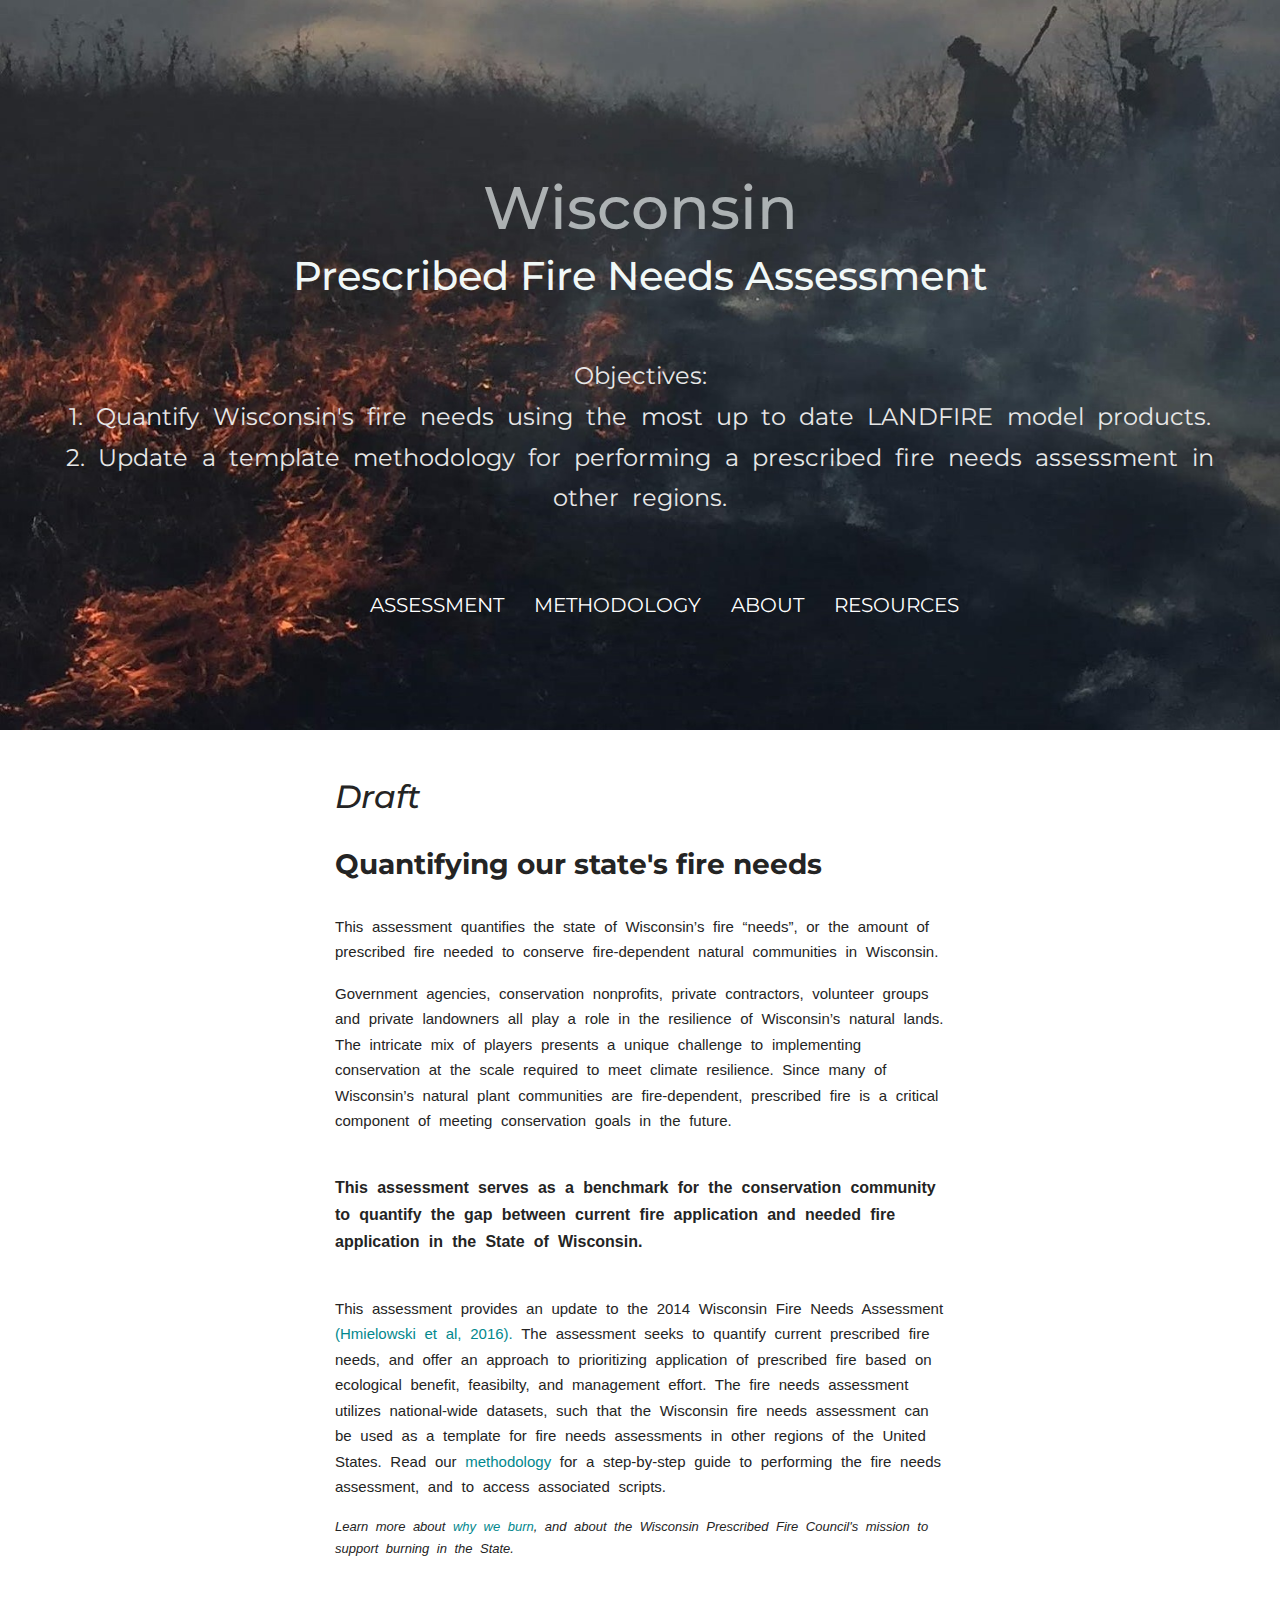
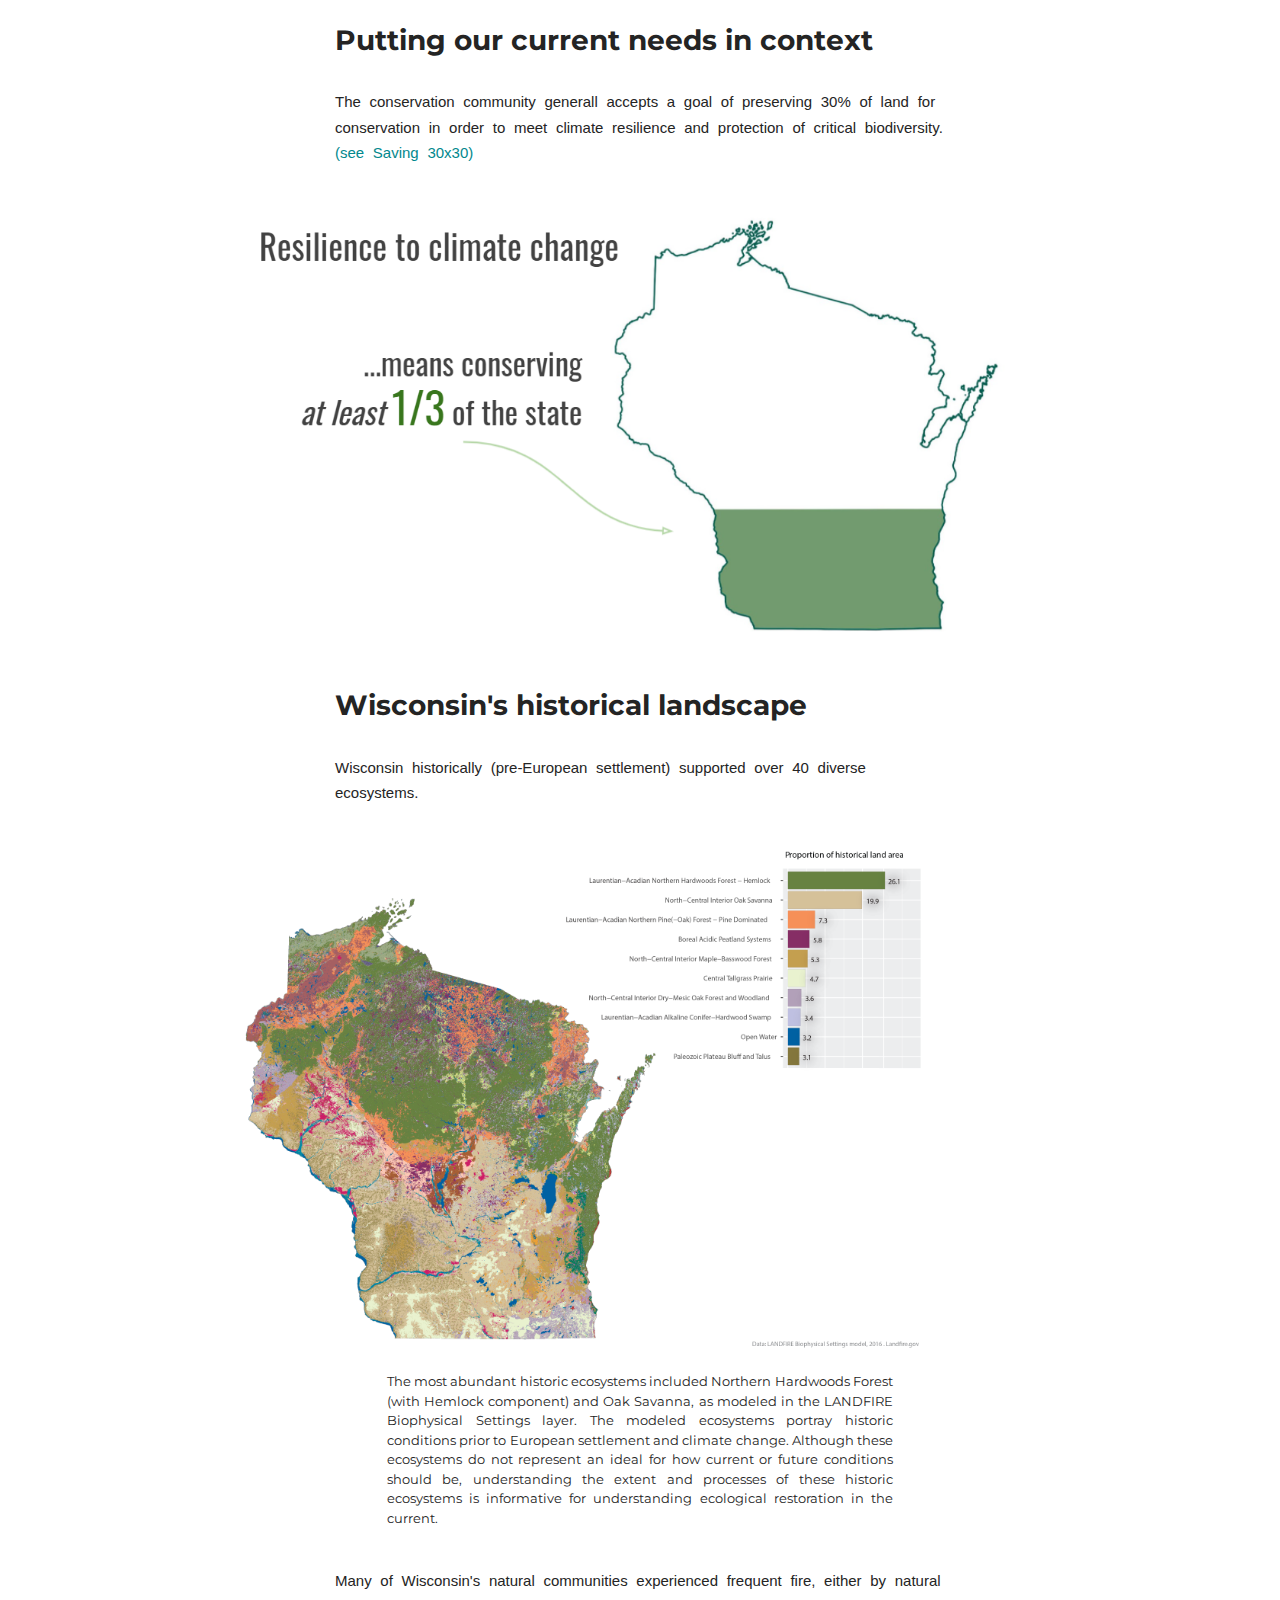
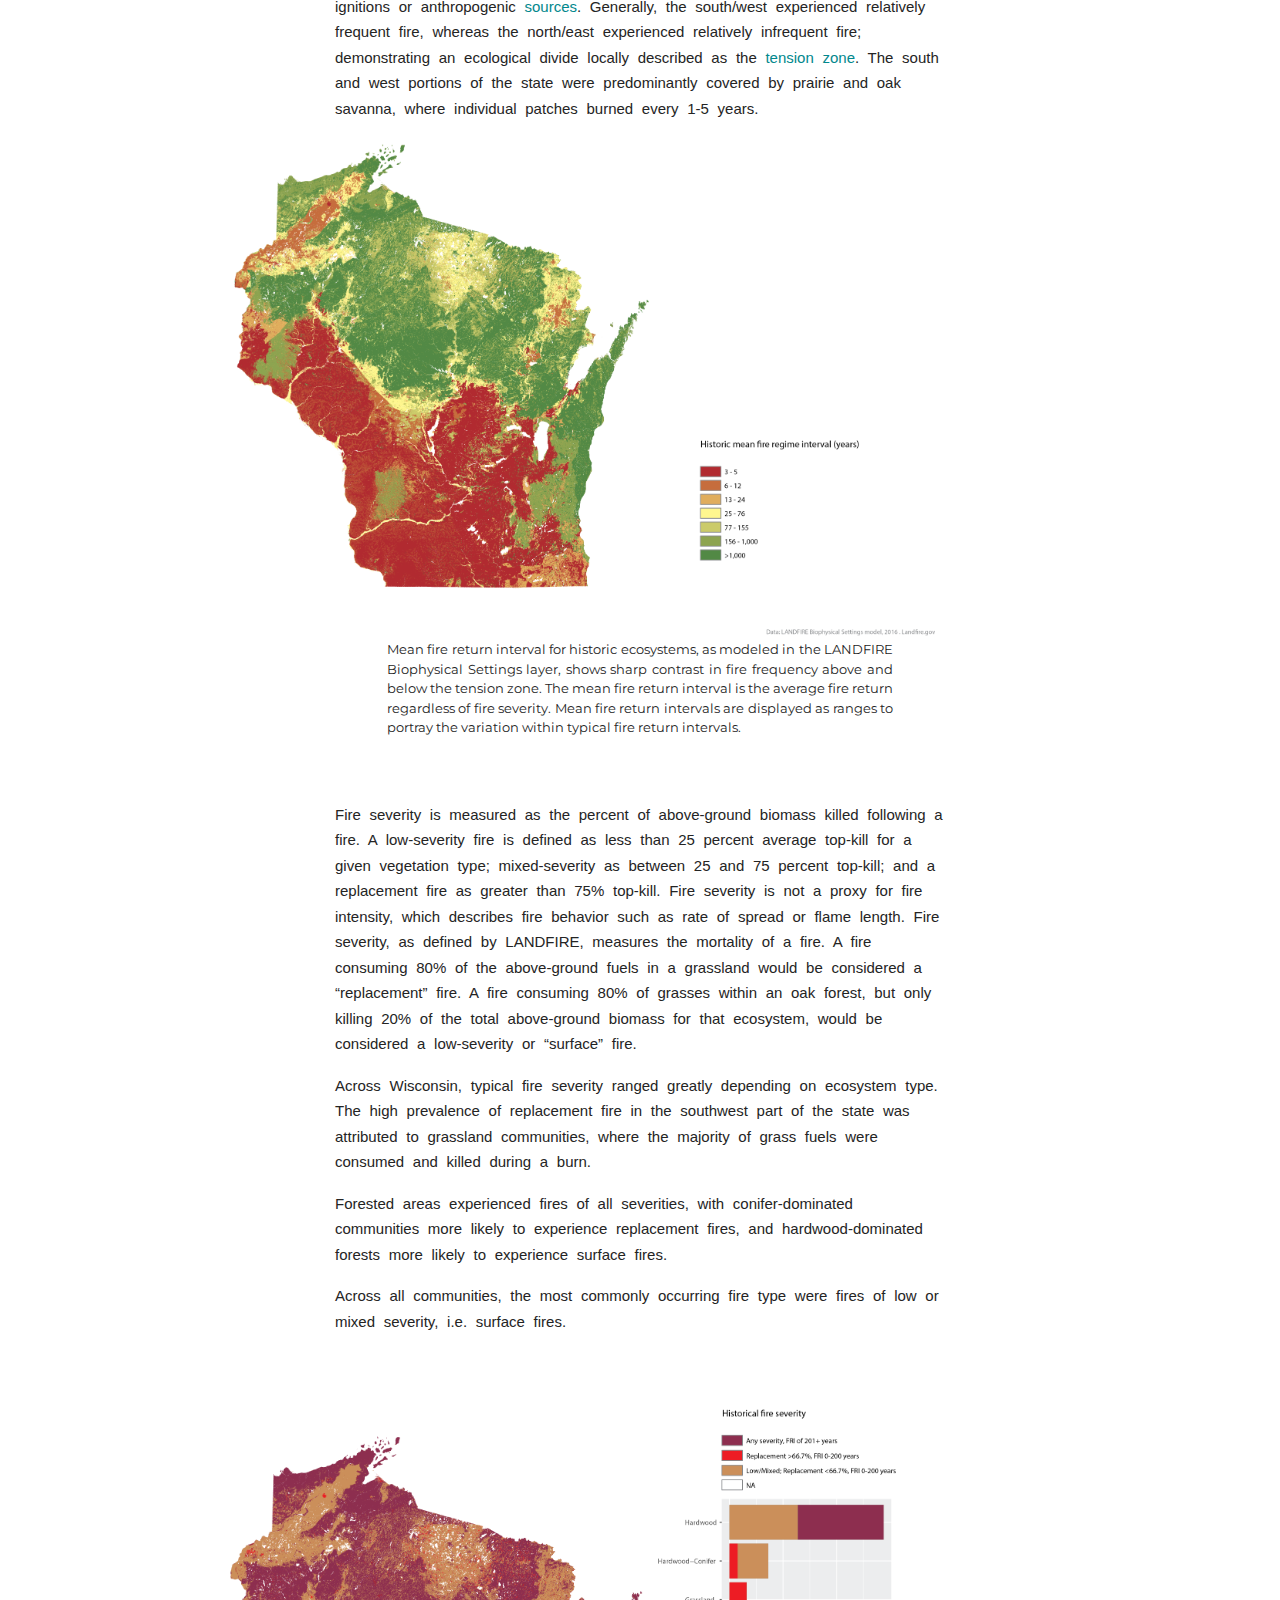
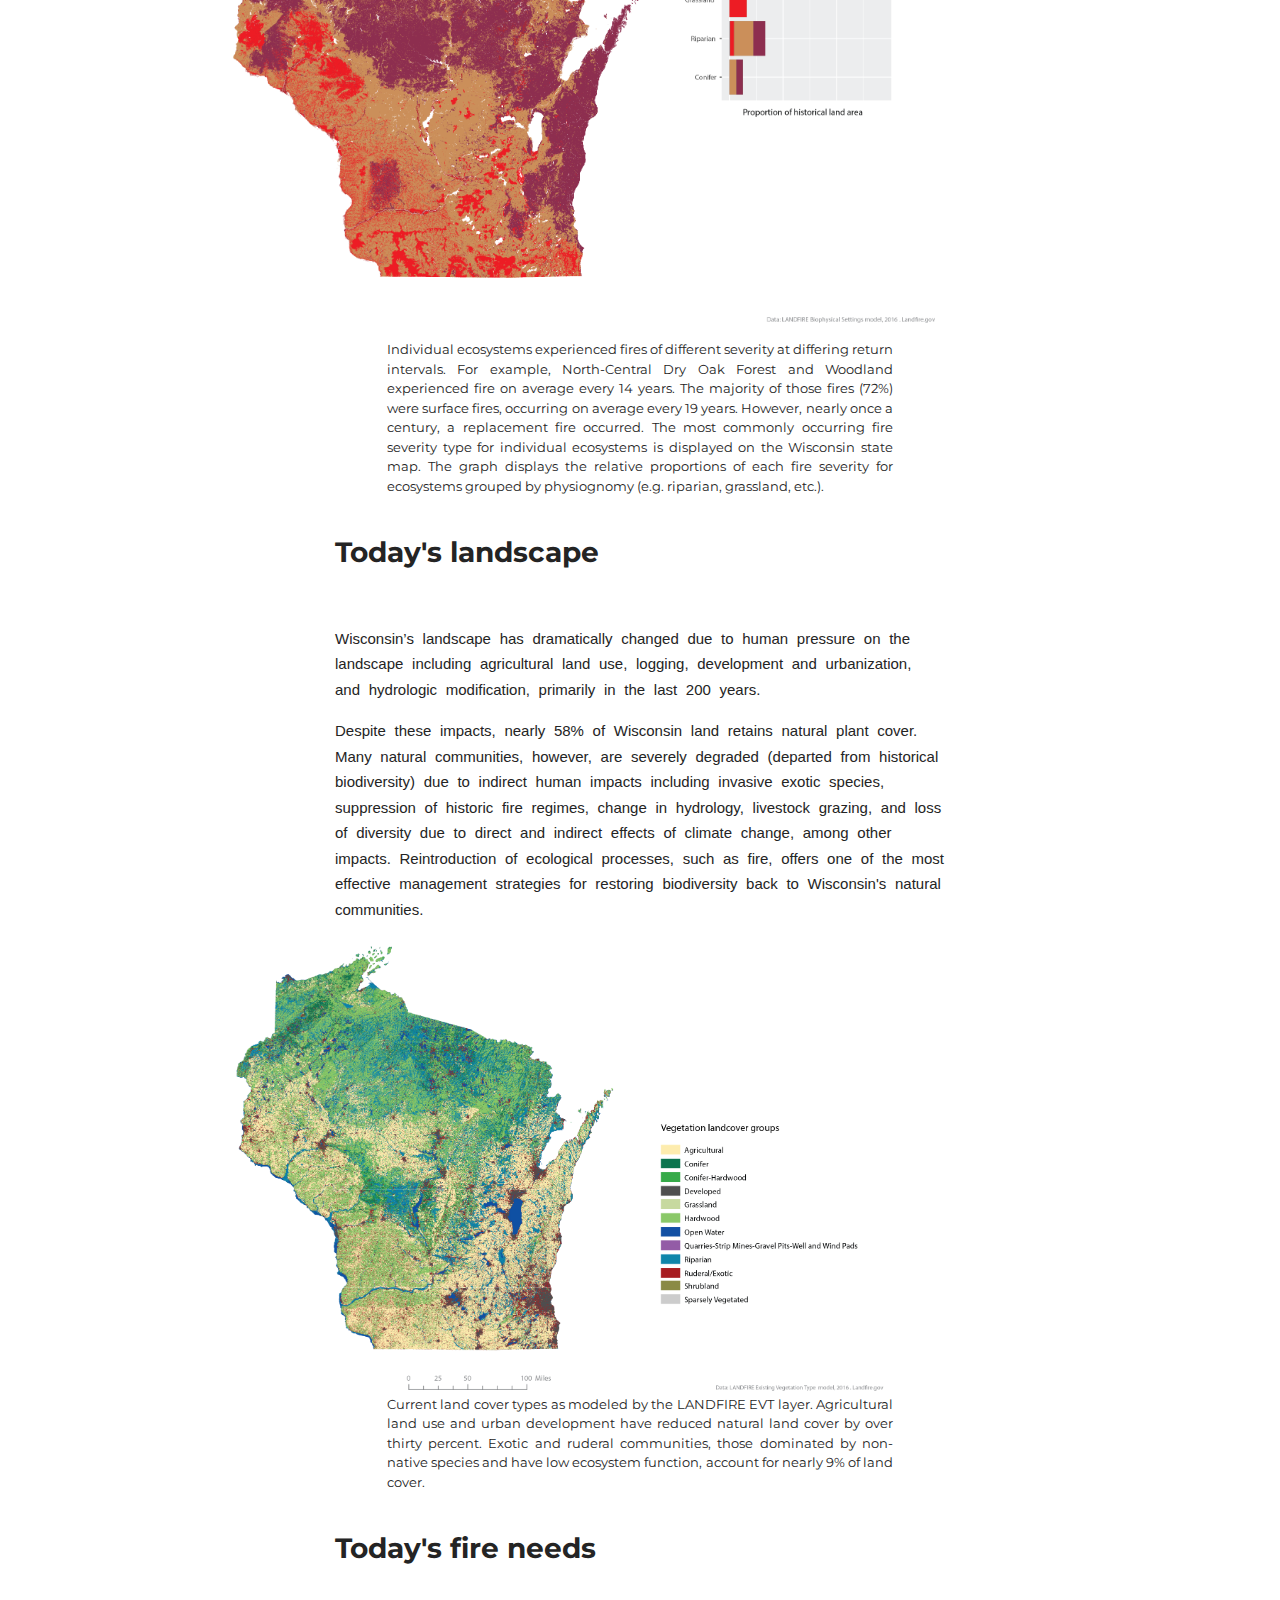
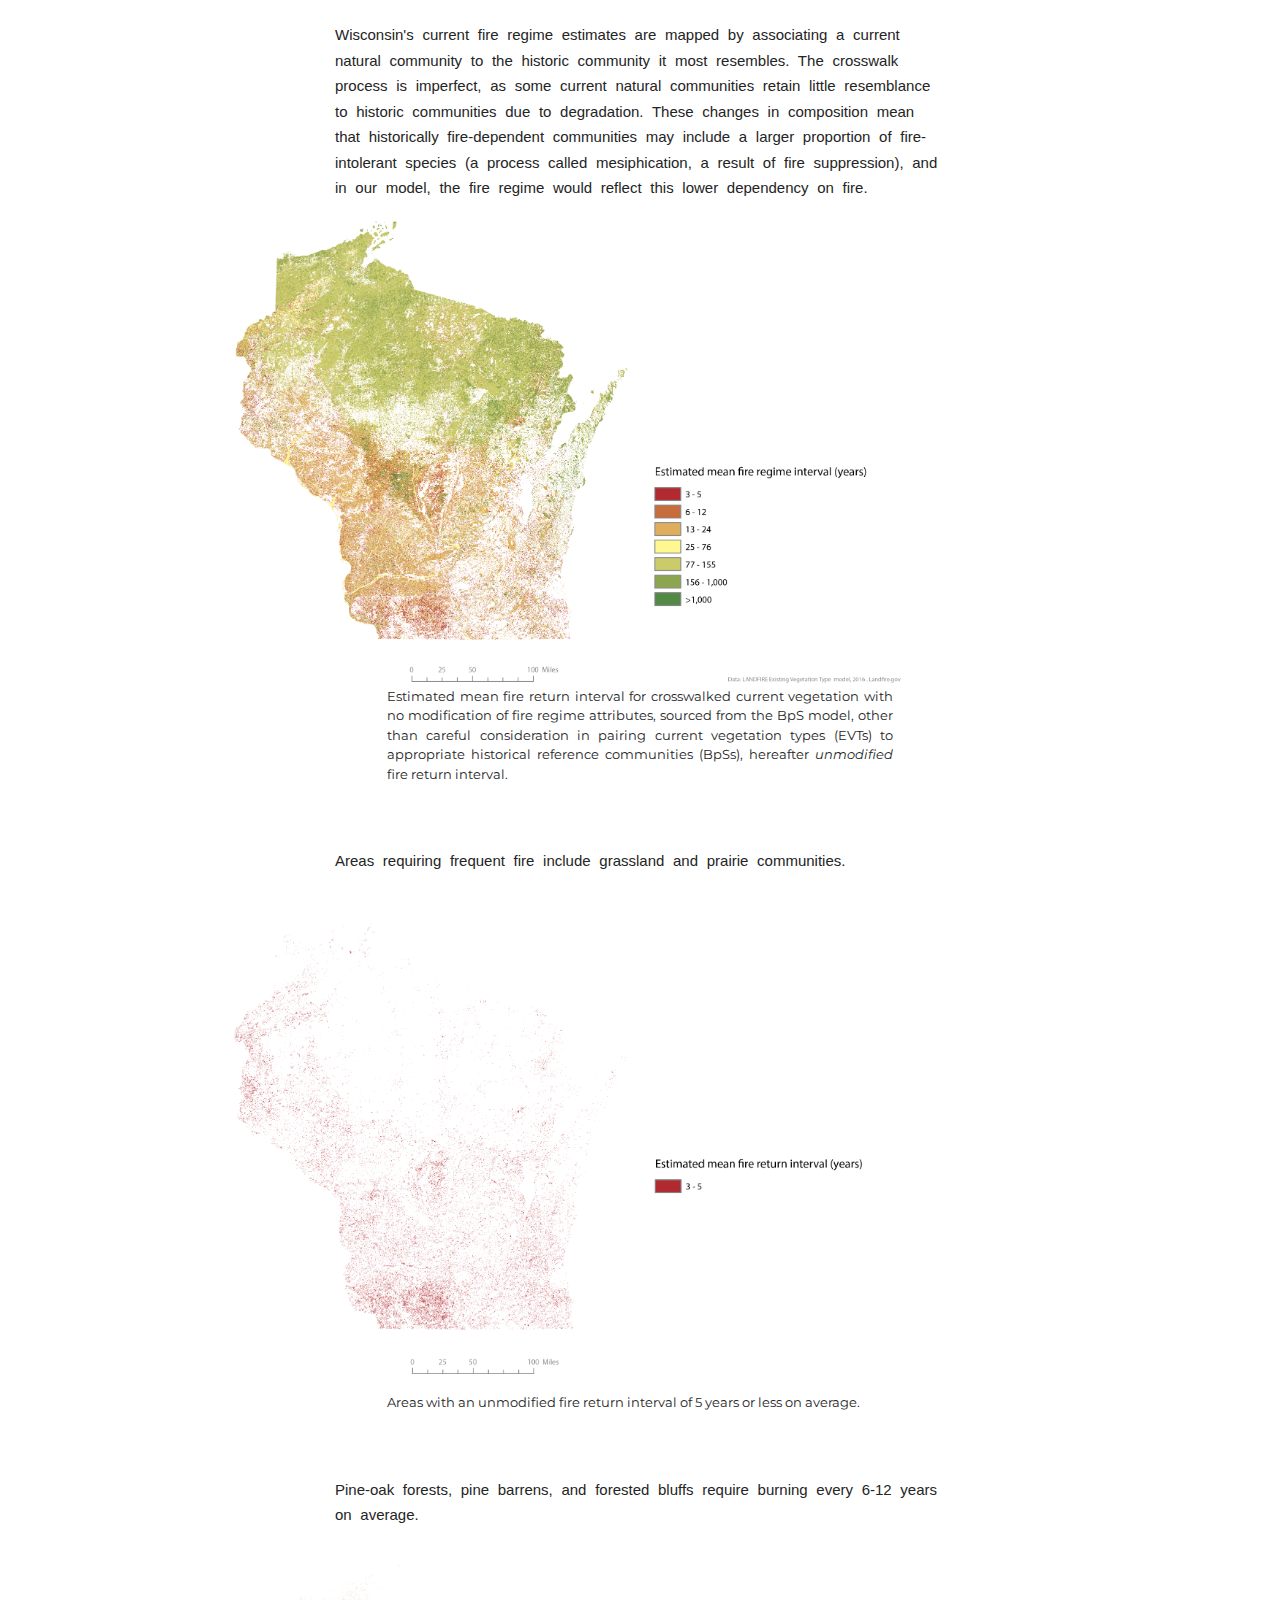
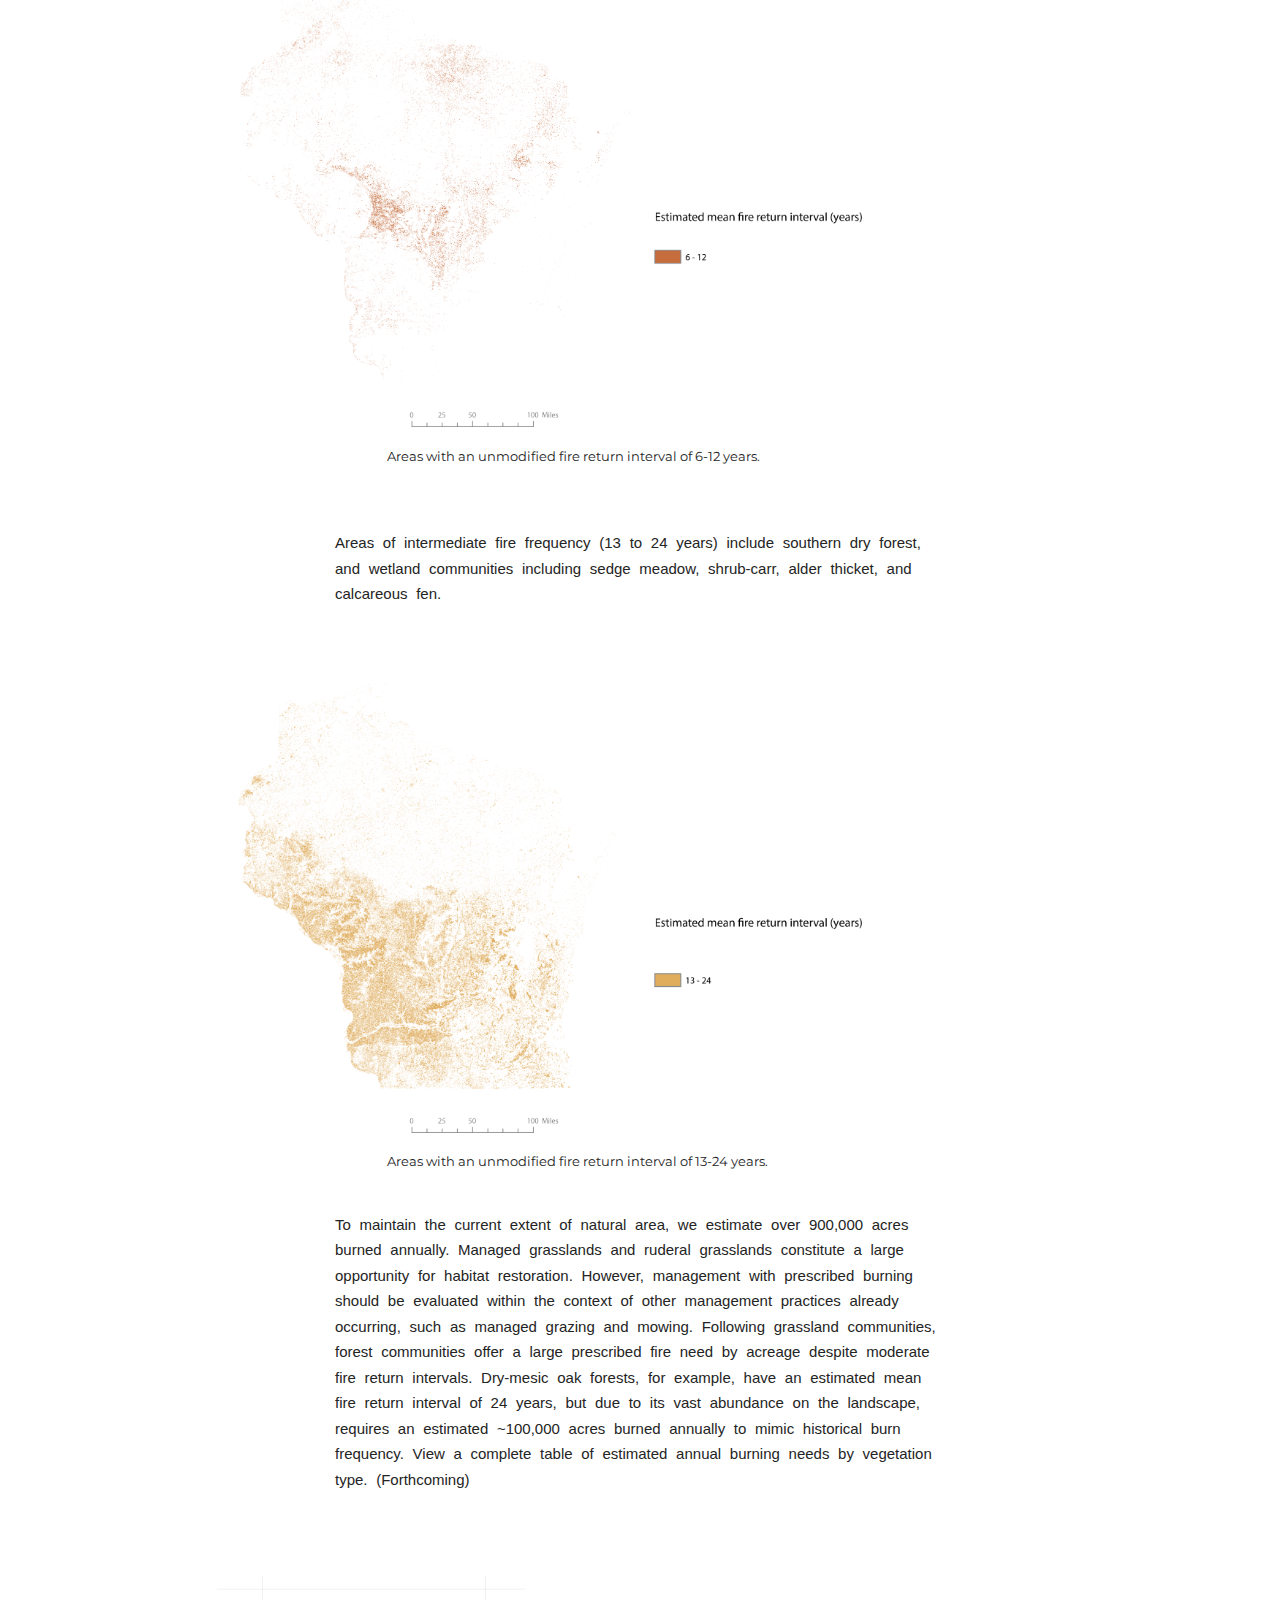
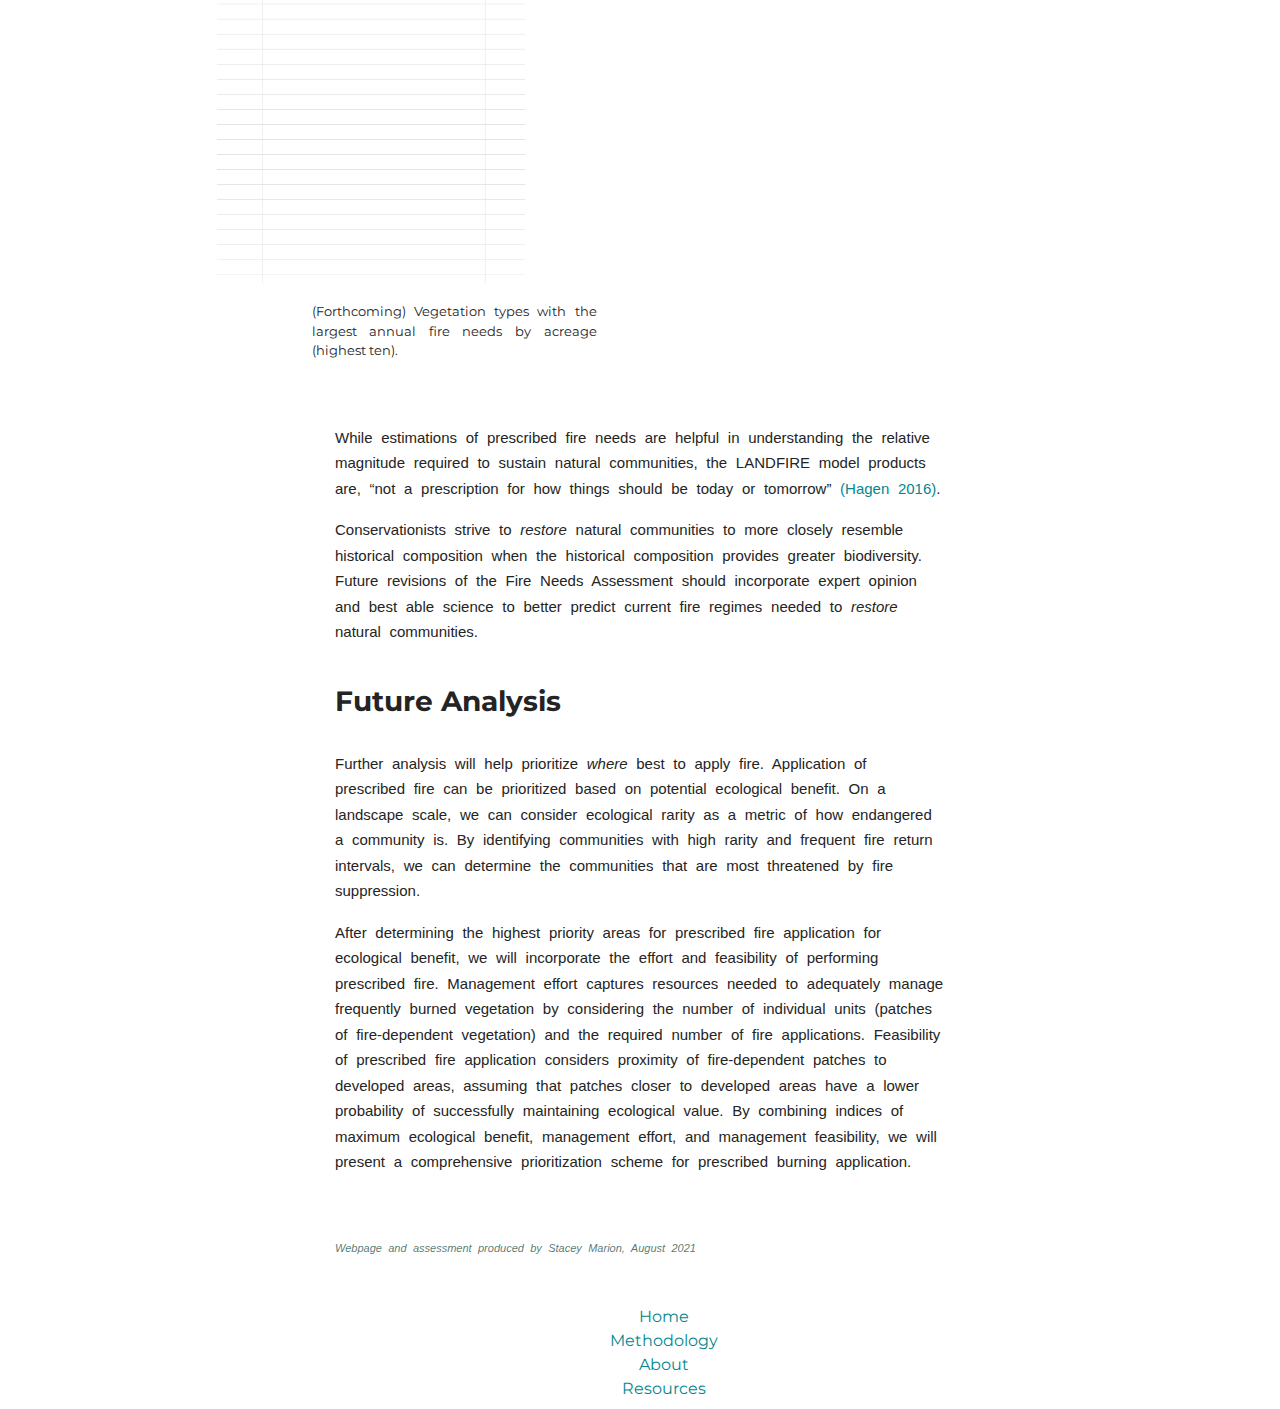
<file: index.html>
<!DOCTYPE html>
<html lang="en">

<head>
    <meta charset="utf-8">
    <meta name="viewport" content="width=device-width, initial-scale=1">
    <meta name="keywords" content="fire needs assessment, wildland-urban interface, wildfire, good fire, maps, cartography, prescribed fire, ecological restoration, liability, Wisconsin"/>
	<title>Wisconsin Prescribed Fire Needs Assessment</title>

    <!--put your Bootstrap stylesheet links below this comment and above style.css-->
    <link rel="stylesheet" href="css/bootstrap.min.css">
    <link rel="stylesheet" href="css/style.css">
    <link rel="preconnect" href="https://fonts.gstatic.com">
    <link href="https://fonts.googleapis.com/css2?family=Lato:wght@900&display=swap" rel="stylesheet" type="text/css">
    <link rel="preconnect" href="https://fonts.gstatic.com">
    <link href="https://fonts.googleapis.com/css2?family=Montserrat:wght@300&display=swap" rel="stylesheet" type="text/css">
    <link rel="preconnect" href="https://fonts.gstatic.com">
    <link href="https://fonts.googleapis.com/css2?family=Nunito:wght@200&display=swap" rel="stylesheet" type="text/css">
    <link rel="preconnect" href="https://fonts.gstatic.com">
    <link href="https://fonts.googleapis.com/css2?family=Krona+One&display=swap" rel="stylesheet" type="text/css">
    <link href="https://maxcdn.bootstrapcdn.com/font-awesome/4.4.0/css/font-awesome.min.css" rel="stylesheet">
</head>

<body>
    
	
   <!-- Jumbotron -->
   <div class="jumbotron">
		<div class="container-fluid">
            <h2>Wisconsin</h2>
            <h3>Prescribed Fire Needs Assessment</h3>
            <br><br>
            <p>Objectives: <br>
                1. Quantify Wisconsin's fire needs using the most up to date LANDFIRE model products.<br>
                2. Update a template methodology for performing a prescribed fire needs assessment in other regions.</p>
    </div>
  </div>
    <!-- end jumbrtron-->

<!-- Create the navbar -->  
<nav class="navbar navbar-expand-lg navbar-default">
    <div class="container-fluid">
        <div class="navbar">
            <!-- Creates the navbar header -->
            <button type="button" class="navbar-toggler" data-toggle="collapse" data-target="#navbar-header" aria-expanded="false" aria-controls="navbar-header">
                <span class="sr-only">Toggle navigation</span>
                <svg width="1em" height="1em" viewBox="0 0 16 16" class="bi bi-list" xmlns="http://www.w3.org/2000/svg">
                    <path fill-rule="evenodd" d="M2.5 11.5A.5.5 0 0 1 3 11h10a.5.5 0 0 1 0 1H3a.5.5 0 0 1-.5-.5zm0-4A.5.5 0 0 1 3 7h10a.5.5 0 0 1 0 1H3a.5.5 0 0 1-.5-.5zm0-4A.5.5 0 0 1 3 3h10a.5.5 0 0 1 0 1H3a.5.5 0 0 1-.5-.5z" /></svg>
                <span class="menu"> Menu</span>
            </button> <!-- Hamburger button for smaller devices -->
            <a class="navbar-brand" href="index.html"> <!-- Your website brand name -->
                <h2 class="brand"></h2>
            </a>
        </div>

        <div id="navbar-header" class="collapse navbar-collapse text-center">
            <!-- Links to include in navbar -->
            <ul class="nav navbar-nav mx-auto flex-nowrap"> <!-- right justify tabs ml-auto--> 
                <!-- Unordered list for links on navbar -->
                <li><a href="#startPage">Assessment</a></li>
                <li><a href="methodology.html">Methodology</a></li>
                <li><a href="about.html">About</a></li>
                <li><a href="resources1.html">Resources</a></li>
            </ul>
        </div> <!-- end .navbar-collapse -->
    </div> <!-- end .container -->
</nav> <!-- end navigation bar --> 
   <!-- Jumbotron -->
<div class="row" style="height:100px;">
</div>

    <!-- main web page content: map and menu -->
	<div class="resume"> <!-- serves as white background, called resume in css -->

    <!--- Intro -->
    <div class="container-fluid"> 
        
      <div class="row" id="startPage">
          <div class="col-md-3 resume">
          </div>
      
          <div class="col-md-6 resume"> 
              <br>
              <br>
              <h2><i>Draft</i></h2>
              <br>
              <h3>Quantifying our state's fire needs</h3>
              <br>
              <p>This assessment quantifies the state of Wisconsin’s fire “needs”, or the amount of prescribed fire needed to conserve fire-dependent natural communities in Wisconsin. </p> 
              
              <p> Government agencies, conservation nonprofits, private contractors, volunteer groups and private landowners all play a role in the resilience of Wisconsin’s natural lands. The intricate mix of players presents a unique challenge to implementing conservation at the scale required to meet climate resilience. Since many of Wisconsin’s natural plant communities are fire-dependent, prescribed fire is a critical component of meeting conservation goals in the future. </p>
                <br>
              <p style="font-size: 16px"><b>This assessment serves as a benchmark for the conservation community to quantify the gap between current fire application and needed fire application in the State of Wisconsin.</b></p>
                <br>
              <p>This assessment provides an update to the 2014 Wisconsin Fire Needs Assessment <a href="http://silvis.forest.wisc.edu/wp-content/uploads/pubs/SILVIS/Hmielowski_etal_2016_EcologicalApplications.pdf" target="_blank" rel="noopener noreferrer">(Hmielowski et al, 2016).</a> The assessment seeks to quantify current prescribed fire needs, and offer an approach to prioritizing application of prescribed fire based on ecological benefit, feasibilty, and management effort. The fire needs assessment utilizes national-wide datasets, such that the Wisconsin fire needs assessment can be used as a template for fire needs assessments in other regions of the United States. Read our <a href="/methodology.html" target="_blank" rel="noopener noreferrer">methodology </a>for a step-by-step guide to performing the fire needs assessment, and to access associated scripts. </p>

              <p style="font-size: small;"><i>Learn more about <a href="https://prescribedfire.org/learn/why-we-burn/" target="_blank" rel="noopener noreferrer">why we burn</a>, and about the Wisconsin Prescribed Fire Council's mission to support burning in the State.<a href="https://prescribedfire.org/about-us/mission/" target="_blank" rel="noopener noreferrer"></a></i></p>  

              <br>
          </div>
          <div class="col-md-3 resume">
        </div>
    </div>  
  <!---- 30x30-->
    <div class="row">
            <div class="col-md-3 resume">
            </div>

            <div class="col-md-6 resume"> 
                <br>
                <h3>Putting our current needs in context</h3>
                <br>
                <p>The conservation community generall accepts a goal of preserving 30% of land for conservation in order to meet climate resilience and protection of critical biodiversity.<a href="https://www.nature.org/en-us/about-us/who-we-are/how-we-work/policy/saving-30-by-2030/" target="_blank" rel="noopener noreferrer"> (see Saving 30x30)</a>  </p> 
            </div>

            <div class="col-md-3 resume">
            </div>
    </div>
    <div class="row">
        <div class="col-md-2 resume">
        </div>

        <div class="col-md-8 resume"> 
            <img src="assets/conserve30.PNG" width="100%" height="100%" >
            
        </div>

        <div class="col-md-2 resume">
        </div>
    </div>
    <!---- historic BPS-->
    <div class="row">
        <div class="col-md-3 resume">
        </div>

        <div class="col-md-6 resume"> 
            <br><br>
            <h3>Wisconsin's historical landscape</h3>
            <br>
            <p>Wisconsin historically (pre-European settlement) supported over 40 diverse ecosystems. </p> 
        </div>

        <div class="col-md-3 resume">
        </div>
        <div class="row">
            <div class="col-md-2 resume">
            </div>
    
            <div class="col-md-8 resume"> 
                <figure>
                    <img src="assets/wiBPS.png" alt="Wisconsin reference ecosytems" style="width:90%">
                    <figcaption class="main">The most abundant historic ecosystems included Northern Hardwoods Forest (with Hemlock component) and Oak Savanna, as modeled in the LANDFIRE Biophysical Settings layer. The modeled ecosystems portray historic conditions prior to European settlement and climate change. Although these ecosystems do not represent an ideal for how current or future conditions should be, understanding the extent and processes of these historic ecosystems is informative for understanding ecological restoration in the current.</figcaption>
                </figure>
            </div>
    
            <div class="col-md-2 resume">
            </div>
        </div>
    </div>
    <!----Historic fire-->
    <div class="row">
            <div class="col-md-3 resume">
            </div>
    
            <div class="col-md-6 resume"> 
                <br>
                <p>Many of Wisconsin's natural communities experienced frequent fire, either by natural ignitions or anthropogenic <a href="https://www.nature.org/en-us/about-us/where-we-work/united-states/wisconsin/stories-in-wisconsin/" target="_blank" rel="noopener noreferrer"> sources</a>. Generally, the south/west experienced relatively frequent fire, whereas the north/east experienced relatively infrequent fire; demonstrating an ecological divide locally described as the <a href="https://wisconsinwoodlands.org/wp-content/uploads/2015/02/Tension-Zone1.pdf" target="_blank" rel="noopener noreferrer"> tension zone</a>. The south and west portions of the state were predominantly covered by prairie and oak savanna, where individual patches burned every 1-5 years.</p> 
            </div>
    
            <div class="col-md-3 resume">
            </div>
            <div class="row">
                <div class="col-md-2 resume">
                </div>
                <div class="col-md-8 resume"> 
                    <figure>
                        <img src="assets/wiHistmFRI.png" alt="Wisconsin historical fire regimes" width=85%>
                        <figcaption class="main">Mean fire return interval for historic ecosystems, as modeled in the LANDFIRE Biophysical Settings layer, shows sharp contrast in fire frequency above and below the tension zone. The mean fire return interval is the average fire return regardless of fire severity. Mean fire return intervals are displayed as ranges to portray the variation within typical fire return intervals. </figcaption>
                    </figure>
                </div>
                <div class="col-md-2 resume">
                </div>
            </div>
        
    </div>
    <!----Historic severity-->
    <div class="row">
        <div class="col-md-3 resume">
        </div>

        <div class="col-md-6 resume"> 
            <br><br>
            <p>Fire severity is measured as the percent of above-ground biomass killed following a fire. A low-severity fire is defined as less than 25 percent average top-kill for a given vegetation type; mixed-severity as between 25 and 75 percent top-kill; and a replacement fire as greater than 75% top-kill.  Fire severity is not a proxy for fire intensity, which describes fire behavior such as rate of spread or flame length. Fire severity, as defined by LANDFIRE, measures the mortality of a fire. A fire consuming 80% of the above-ground fuels in a grassland would be considered a “replacement” fire. A fire consuming 80% of grasses within an oak forest, but  only killing 20% of the total above-ground biomass for that ecosystem, would be considered a low-severity or “surface” fire. </p>
            <p> Across Wisconsin, typical fire severity ranged greatly depending on ecosystem type. The high prevalence of replacement fire in the southwest part of the state was attributed to grassland communities, where the majority of grass fuels were consumed and killed during a burn.</p>
            <p>Forested areas experienced fires of all severities, with conifer-dominated communities more likely to experience replacement fires, and hardwood-dominated forests more likely to experience surface fires.  </p>
            <p>Across all communities, the most commonly occurring fire type were fires of low or mixed severity, i.e. surface fires. </p> 
            <br>
        </div>

        <div class="col-md-3 resume">
        </div>
        <div class="row">
            <div class="col-md-2 resume">
            </div>
    
            <div class="col-md-8 resume"> 
                <figure>
                    <img src="assets/wiSev.png" alt="Wisconsin historical fire severity" width=85%>
                    <figcaption class="main">Individual ecosystems experienced fires of different severity at differing return intervals. For example, North-Central Dry Oak Forest and Woodland experienced fire on average every 14 years. The majority of those fires (72%) were surface fires, occurring on average every 19 years. However, nearly once a century, a replacement fire occurred. The most commonly occurring fire severity type for individual ecosystems is displayed on the Wisconsin state map. The graph displays the relative proportions of each fire severity for ecosystems grouped by physiognomy (e.g. riparian, grassland, etc.).  </figcaption>
                </figure>

                
            </div>
    
            <div class="col-md-2 resume">
            </div>
        </div>
    
    </div>
    <!----Today's landscape-->
    <div class="row">
        <div class="col-md-3 resume">
        </div>

        <div class="col-md-6 resume"> 
            <br>
                <h3>Today's landscape</h3>

            <br><br>
            <p>Wisconsin’s landscape has dramatically changed due to human pressure on the landscape including agricultural land use, logging, development and urbanization, and hydrologic modification, primarily in the last 200 years.   </p> 
            <p>Despite these impacts, nearly 58% of Wisconsin land retains natural plant cover. Many natural communities, however, are severely degraded (departed from historical biodiversity) due to indirect human impacts including invasive exotic species, suppression of historic fire regimes, change in hydrology, livestock grazing, and loss of diversity due to direct and indirect effects of climate change, among other impacts. Reintroduction of ecological processes, such as fire, offers one of the most effective management strategies for restoring biodiversity back to Wisconsin's natural communities.
            </p>
        </div>

        <div class="col-md-3 resume">
        </div>
        <div class="row">
            <div class="col-md-2 resume">
            </div>

            <div class="col-md-8 resume"> 
                <figure>
                    <img src="assets/wiNow.png" alt="Wisconsin current landscape" width=95%>
                    <figcaption class="main">Current land cover types as modeled by the LANDFIRE EVT layer. Agricultural land use and urban development have reduced natural land cover by over thirty percent. Exotic and ruderal communities, those dominated by non-native species and have low ecosystem function, account for nearly 9% of land cover.    </figcaption>
                </figure>
            </div>
            <div class="col-md-2 resume">
            </div>
        </div>
    </div>
    <!----Today's fire needs-->
    <div class="row">
        <div class="col-md-3 resume">
        </div>

        <div class="col-md-6 resume"> 
            <br>
                <h3>Today's fire needs</h3>

            <br><br>
            <p>Wisconsin's current fire regime estimates are mapped by associating a current natural community to the historic community it most resembles. The crosswalk process is imperfect, as some current natural communities retain little resemblance to historic communities due to degradation. These changes in composition mean that historically fire-dependent communities may include a larger proportion of fire-intolerant species (a process called mesiphication, a result of fire suppression), and in our model, the fire regime would reflect this lower dependency on fire. </p> 
            <p>
            </p>
        </div>

        <div class="col-md-3 resume">
        </div>
        <div class="row">
            <div class="col-md-2 resume">
            </div>

            <div class="col-md-8 resume"> 
                <figure>
                    <img src="assets/wiFireToday.png" alt="Wisconsin current fire regimes" width=85%>
                    <figcaption class="main">Estimated mean fire return interval for crosswalked current vegetation with no modification of fire regime attributes, sourced from the BpS model, other than careful consideration in pairing current vegetation types (EVTs) to appropriate historical reference communities (BpSs), hereafter <i>unmodified</i> fire return interval.   </figcaption>
                </figure>     
            </div>

            <div class="col-md-2 resume">
            </div>
        </div>
    </div>

    <!----Fire, 3-5 years-->
    <div class="row">
        <div class="col-md-3 resume">
        </div>
        <div class="col-md-6 resume"> 
            <br><br>
            <p>Areas requiring frequent fire include grassland and prairie communities.</p> 
        </div>
        <div class="col-md-3 resume">
        </div>
        <div class="row">
            <div class="col-md-2 resume">
            </div>
            <div class="col-md-8 resume"> 
                <figure>
                    <img src="assets/wiFireToday3_5.png" alt="Wisconsin current fire regimes" width=85%>
                    <figcaption class="main"><br>Areas with an unmodified fire return interval of 5 years or less on average. </figcaption>
                </figure>    
            </div>
            <div class="col-md-2 resume">
            </div>
        </div>
    </div>

    <!----Fire, 6-12 years-->
    <div class="row">
        <div class="col-md-3 resume">
        </div>
        <div class="col-md-6 resume"> 
            <br><br>
            <p>Pine-oak forests, pine barrens, and forested bluffs require burning every 6-12 years on average.</p> 
        </div>
        <div class="col-md-3 resume">
        </div>
        <div class="row">
            <div class="col-md-2 resume">
            </div>
            <div class="col-md-8 resume"> 
                <figure>
                    <img src="assets/wiFireToday6_12.png" alt="Wisconsin current fire regimes" width=85%>
                    <figcaption class="main"><br>Areas with an unmodified fire return interval of 6-12 years. </figcaption>
                </figure>   
            </div>
            <div class="col-md-2 resume">
            </div>
        </div>
    </div>

    <!----Fire, 13-24 years-->
    <div class="row">
        <div class="col-md-3 resume">
        </div>
        <div class="col-md-6 resume"> 
            <br><br>
            <p>Areas of intermediate fire frequency (13 to 24 years) include southern dry forest, and wetland communities including sedge meadow, shrub-carr, alder thicket, and calcareous fen.</p> 
        </div>
        <div class="col-md-3 resume">
        </div>
        <div class="row">
            <div class="col-md-2 resume">
            </div>
            <div class="col-md-8 resume"> 
                <figure>
                    <img src="assets/wiFireToday13_24.png" alt="Wisconsin current fire regimes" width=85%>
                    <figcaption class="main"><br>Areas with an unmodified fire return interval of 13-24 years. </figcaption>
                </figure>  
            </div>
            <div class="col-md-2 resume">
            </div>
        </div>
    </div>

    <!----Today's fire needs, quantified-->
    <div class="row">
        <div class="col-md-3 resume">
        </div>

        <div class="col-md-6 resume"> 
            <br>
            <p>To maintain the current extent of natural area, we estimate over 900,000 acres burned annually. Managed grasslands and ruderal grasslands constitute a large opportunity for habitat restoration. However, management with prescribed burning should be evaluated within the context of other management practices already occurring, such as managed grazing and mowing. Following grassland communities, forest communities offer a large prescribed fire need by acreage despite moderate fire return intervals. Dry-mesic oak forests, for example, have an estimated mean fire return interval of 24 years, but due to its vast abundance on the landscape, requires an estimated ~100,000 acres burned annually to mimic historical burn frequency. View a complete table of estimated annual burning needs by vegetation type. (Forthcoming)</a></p> <!-- <a href="assets/estimatedAnnualBurnNeedsTable.pdf" target="_blank" rel="noopener noreferrer"> -->
            <br><br>
        </div>

        <div class="col-md-3 resume">
        </div>
        <div class="row">
            <div class="col-md-3 resume">
            </div>

            <div class="col-md-7 resume"> 
                <figure>
                    <img src="assets/blankFigure.PNG" alt="Annual burning needs" width=65%>
                    <br>
                    <figcaption class="main"><br>(Forthcoming) Vegetation types with the largest annual fire needs by acreage (highest ten).</figcaption>
                </figure>
            </div>
            <div class="col-md-2 resume">
            </div>
        </div>
    </div>
    <!----Future analysis-->
    <div class="row">
        <div class="col-md-3 resume">
        </div>

        <div class="col-md-6 resume"> 
            <br><br>
            <p>While estimations of prescribed fire needs are helpful in understanding the relative magnitude required to sustain natural communities, the LANDFIRE model products are, “not a prescription for how things should be today or tomorrow” <a href="https://www.conservationgateway.org/ConservationPractices/FireLandscapes/LANDFIRE/Documents/WEBINAR_Sarah_IL%20Fire%20Needs%20Assessment_May%202016_notes.pdf" target="_blank" rel="noopener noreferrer">(Hagen 2016)</a>. </p>

            <p>Conservationists strive to <i>restore</i> natural communities to more closely resemble historical composition when the historical composition provides greater biodiversity. Future revisions of the Fire Needs Assessment should incorporate expert opinion and best able science to better predict current fire regimes needed to <i>restore</i> natural communities. </p>
            <br>
            <h3> Future Analysis </h3>
            <br>
            <p> Further analysis will help prioritize <i>where</i> best to apply fire.  Application of prescribed fire can be prioritized based on potential ecological benefit.  On a landscape scale, we can consider ecological rarity as a metric of how endangered a community is. By identifying communities with high rarity and frequent fire return intervals, we can determine the communities that are most threatened by fire suppression.</p>

            <p> After determining the highest priority areas for prescribed fire application for ecological benefit, we will incorporate the effort and feasibility of performing prescribed fire. Management effort captures resources needed to adequately manage frequently burned vegetation by considering the number of individual units (patches of fire-dependent vegetation) and the required number of fire applications. Feasibility of prescribed fire application considers proximity of fire-dependent patches to developed areas, assuming that patches closer to developed areas have a lower probability of successfully maintaining ecological value. By combining indices of maximum ecological benefit, management effort, and management feasibility, we will present a comprehensive prioritization scheme for prescribed burning application.</p>
            <br><br>
            <!-- Credits -->
            <p class="credits">Webpage and assessment produced by Stacey Marion, August 2021</p> 
            <br>
            <!--<p class="credits small-credits">Cover photo by Brad Kolhoff, 2019</p> -->
        </div>
        <div class="col-md-3 resume">
        </div>
    </div>
<!-- Create the navbar -->  
<nav class="navbar navbar-expand-lg navbar-default">
    <div class="container-fluid">
        <div class="navbar">
            <!-- Creates the navbar header -->
            <button type="button" class="navbar-toggler" data-toggle="collapse" data-target="#navbar-header" aria-expanded="false" aria-controls="navbar-header">
                <span class="sr-only">Toggle navigation</span>
                <svg width="1em" height="1em" viewBox="0 0 16 16" class="bi bi-list" xmlns="http://www.w3.org/2000/svg">
                    <path fill-rule="evenodd" d="M2.5 11.5A.5.5 0 0 1 3 11h10a.5.5 0 0 1 0 1H3a.5.5 0 0 1-.5-.5zm0-4A.5.5 0 0 1 3 7h10a.5.5 0 0 1 0 1H3a.5.5 0 0 1-.5-.5zm0-4A.5.5 0 0 1 3 3h10a.5.5 0 0 1 0 1H3a.5.5 0 0 1-.5-.5z" /></svg>
                <span class="menu"> Menu</span>
            </button> <!-- Hamburger button for smaller devices -->
            <a class="navbar-brand" href="index.html"> <!-- Your website brand name -->
                <h2 class="brand"></h2>
            </a>
        </div>

        <div id="navbar-header" class="collapse navbar-collapse text-center">
            <!-- Links to include in navbar -->
            <ul class="nav navbar-nav mx-auto flex-nowrap"> <!-- right justify tabs ml-auto--> 
                <!-- Unordered list for links on navbar -->
                <li"><a href="index.html">Home</a></li>
                <li><a href="methodology.html">Methodology</a></li>
                <li><a href="about.html">About</a></li>
                <li><a href="resources1.html">Resources</a></li>
            </ul>
        </div> <!-- end .navbar-collapse -->
    </div> <!-- end .container -->
</nav> <!-- end navigation bar -->   
</div>

  <!-- external script links -->
  <script type="text/javascript" src="lib/jquery-3.5.1.min.js"></script>
  <script type="text/javascript" src="lib/bootstrap.min.js"></script>
  <script type="text/javascript" src="lib/d3/d3.js"></script>
  <script type="text/javascript" src="lib/topojson.js"></script>

  <!-- Javascript file -->
  <script type="text/javascript" src="js/main.js"></script> 

</body>

</html>
</file>
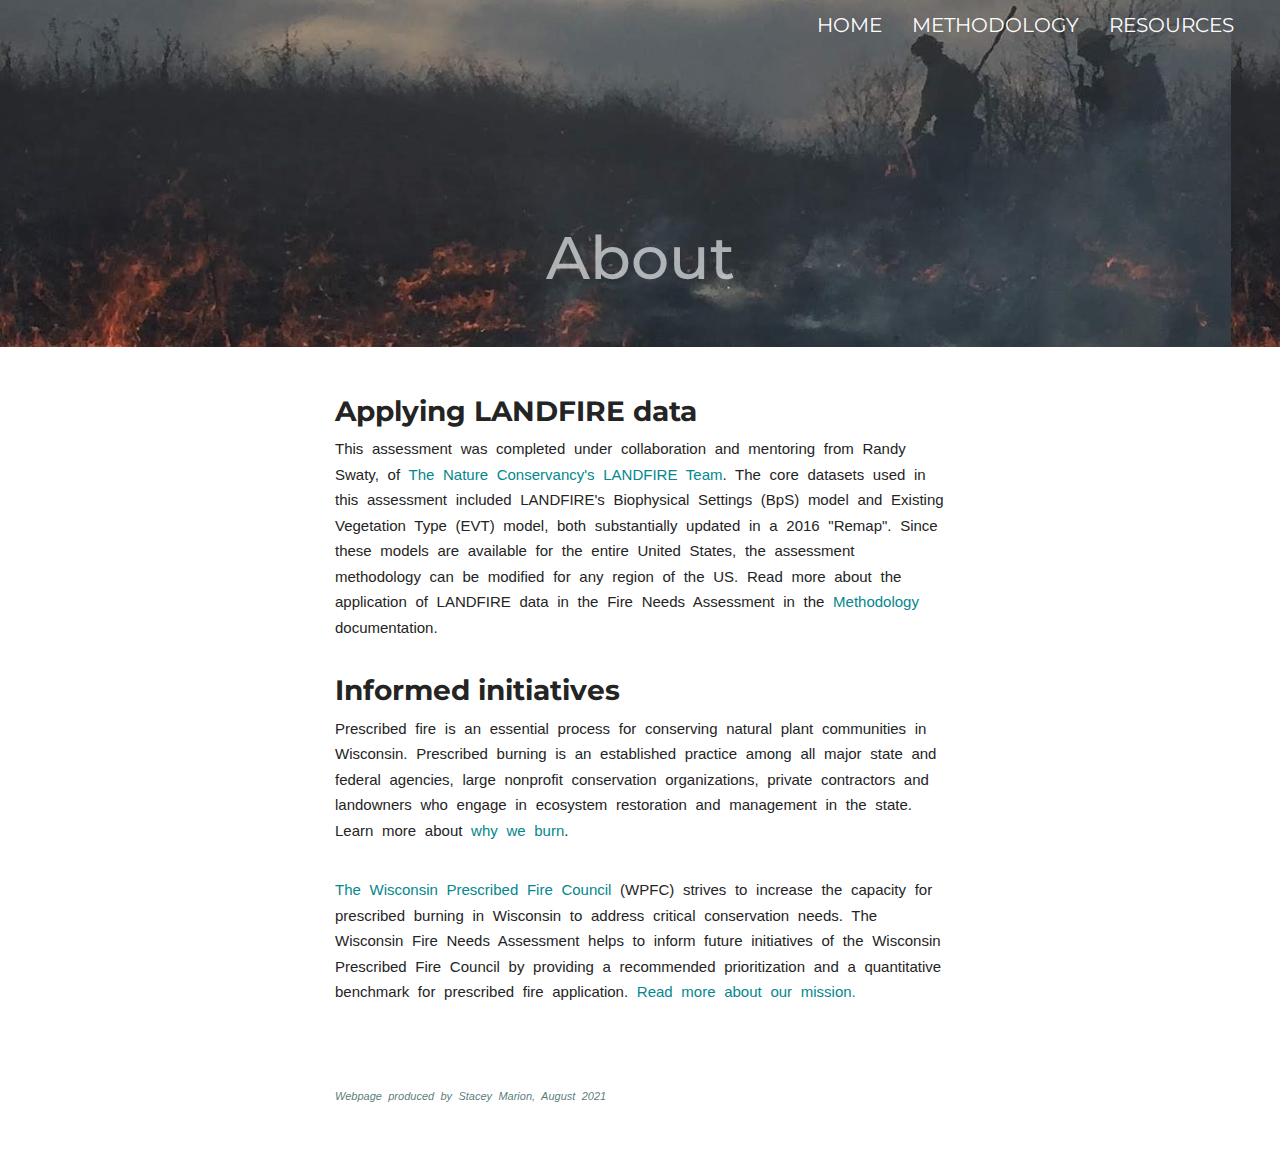
<file: about.html>
<!DOCTYPE html>
<html lang="en">

<head>
    <meta charset="utf-8">
    <meta name="viewport" content="width=device-width, initial-scale=1">
    <meta name="keywords" content="maps, cartography, prescribed fire, ecological restoration, nordic skiing, ultra running, trail running"/>
	<title>About: Methodology</title>

    <!--put your Bootstrap stylesheet links below this comment and above style.css-->
    <link rel="stylesheet" href="css/bootstrap.min.css">
    <link rel="stylesheet" href="css/style.css">
    <link rel="preconnect" href="https://fonts.gstatic.com">
    <link href="https://fonts.googleapis.com/css2?family=Lato:wght@900&display=swap" rel="stylesheet" type="text/css">
    <link rel="preconnect" href="https://fonts.gstatic.com">
    <link href="https://fonts.googleapis.com/css2?family=Montserrat:wght@300&display=swap" rel="stylesheet" type="text/css">
    <link rel="preconnect" href="https://fonts.gstatic.com">
    <link href="https://fonts.googleapis.com/css2?family=Nunito:wght@200&display=swap" rel="stylesheet" type="text/css">
    <link rel="preconnect" href="https://fonts.gstatic.com">
    <link href="https://fonts.googleapis.com/css2?family=Krona+One&display=swap" rel="stylesheet" type="text/css">
</head>

<body>
    <nav class="navbar navbar-expand-lg navbar-default">
        <!-- Create the navbar -->  
        <div class="container-fluid">
            <div class="navbar">
                <!-- Creates the navbar header -->
                <button type="button" class="navbar-toggler" data-toggle="collapse" data-target="#navbar-header" aria-expanded="false" aria-controls="navbar-header">
                    <span class="sr-only">Toggle navigation</span>
                    <svg width="1em" height="1em" viewBox="0 0 16 16" class="bi bi-list" xmlns="http://www.w3.org/2000/svg">
                        <path fill-rule="evenodd" d="M2.5 11.5A.5.5 0 0 1 3 11h10a.5.5 0 0 1 0 1H3a.5.5 0 0 1-.5-.5zm0-4A.5.5 0 0 1 3 7h10a.5.5 0 0 1 0 1H3a.5.5 0 0 1-.5-.5zm0-4A.5.5 0 0 1 3 3h10a.5.5 0 0 1 0 1H3a.5.5 0 0 1-.5-.5z" /></svg>
                    <span class="menu"> Menu</span>
                </button> <!-- Hamburger button for smaller devices -->
                <a class="navbar-brand" href="index.html"> <!-- Your website brand name -->
                    <h2 class="brand"></h2>
                </a>
            </div>

            <div id="navbar-header" class="collapse navbar-collapse text-right">
                <!-- Links to include in navbar -->
                <ul class="nav navbar-nav ml-auto flex-nowrap"> <!-- right justify tabs-->
                    <!-- Unordered list for links on navbar -->
                    <li><a href="index.html">Home</a></li>
                    <li><a href="methodology.html">Methodology</a></li>
                    <li><a href="resources1.html">Resources</a></li>
                    <!--<li><a href="soon.html">Restoration</a></li>
                    <li><a href="soon.html">Endurance</a></li>
                    <li><a href="soon.html">Art</a></li>-->
                </ul>
            </div> <!-- end .navbar-collapse -->
        </div> <!-- end .container -->
    </nav> <!-- end navigation bar --> 

	<div class="jumbotron">
		<div class="container-fluid">
            <h2> About </h2>
        </div>
    </div>

    <div class="resume">

    
    <div class="container-fluid">
        
            <div class="row">
                <div class="col-md-3 resume">
                </div>
            
                <div class="col-md-6 resume"> <!-- <div class="col-md-10 col-md-offset-1 resume"> -->
                    <br>
                    <br>
                    <h3>Applying LANDFIRE data</h3>
                    <p>This assessment was completed under collaboration and mentoring from Randy Swaty, of <a href="https://www.conservationgateway.org/conservationpractices/firelandscapes/landfire/pages/landfire.aspx" target="_blank" rel="noopener noreferrer">The Nature Conservancy's LANDFIRE Team</a>. The core datasets used in this assessment included LANDFIRE's Biophysical Settings (BpS) model and Existing Vegetation Type (EVT) model, both substantially updated in a 2016 "Remap".  Since these models are available for the entire United States, the assessment methodology can be modified for any region of the US. Read more about the application of LANDFIRE data in the Fire Needs Assessment in the <a href="https://prescribedfire.org/learn/why-we-burn/">Methodology</a> documentation.</p>
                    <hr>
                    <h3>Informed initiatives</h3>
                    <p> Prescribed fire is an essential process for conserving natural plant communities in Wisconsin. Prescribed burning is an established practice among all major state and federal agencies, large nonprofit conservation organizations, private contractors and landowners who engage in ecosystem restoration and management in the state. Learn more about <a href="https://prescribedfire.org/learn/why-we-burn/">why we burn</a>.</p>
                    <hr>
                    <p><a href="https://prescribedfire.org/" target="_blank" rel="noopener noreferrer">The Wisconsin Prescribed Fire Council</a> (WPFC) strives to increase the capacity for prescribed burning in Wisconsin to address critical conservation needs. The Wisconsin Fire Needs Assessment helps to inform future initiatives of the Wisconsin Prescribed Fire Council by providing a recommended prioritization and a quantitative benchmark for prescribed fire application.<a href="https://prescribedfire.org/plan/government-relations/" target="_blank" rel="noopener noreferrer"> Read more about our mission.</a></p>
                    <hr>
                   
                    <br>
                    <br>

                    <p class="credits">Webpage produced by Stacey Marion, August 2021</p> 
                    <!--<p class="credits">Content contributions from Andrea Weissgerber and Jeb Barzen, Wisconsin Prescribed Fire Council</p> 
                    <p class="credits">contact: smarion@wisc.edu</p>-->
                    <br>
                    <br>
                </div>

                <div class="col-md-3 resume">
                </div>
            </div>
            <!--<div class="col-md-4">
                <div class="text-center">
                    <a href="resume.html">
                        <button class = "btn btn-dark btn-lg">Resume</button>
                        </a>
                </div>
                <div class="text-center">
                    <a href="contact.html">
                        <button class = "btn btn-dark btn-lg">Contact</button>
                        </a>
                </div>
            </div>-->
        </div>
    </div>    
    </div>
     

    <!--put your external script links here-->
    <script type="text/javascript" src="lib/jquery-3.5.1.min.js"></script>
    <script type="text/javascript" src="lib/bootstrap.min.js"></script>
</body>

</html>
</file>
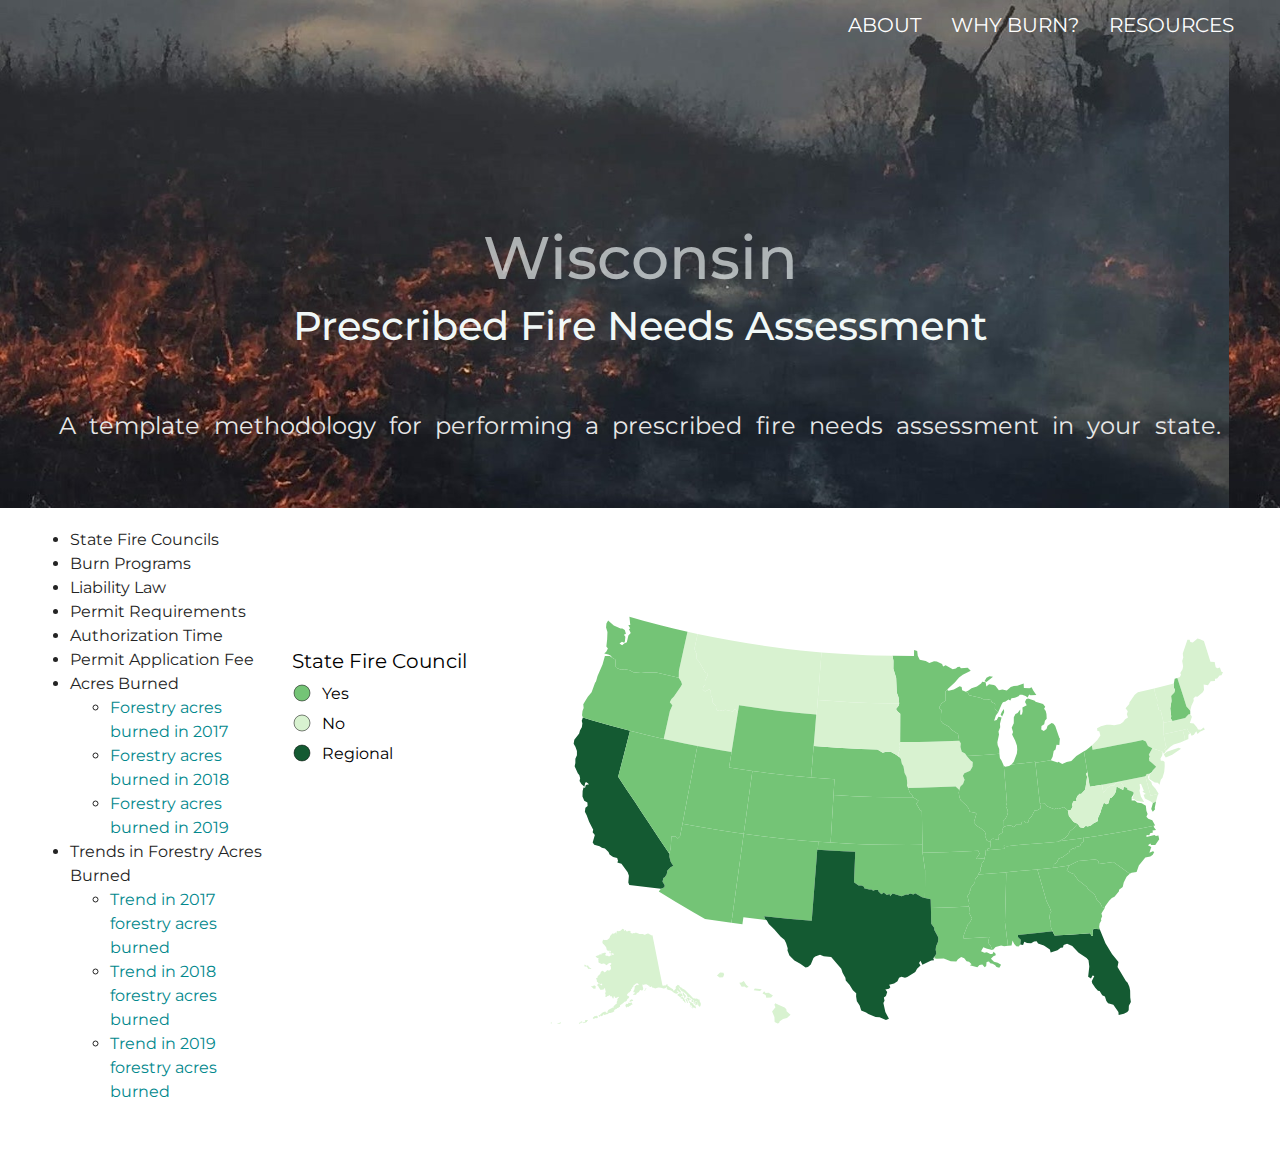
<file: burnProg_index.html>
<!DOCTYPE html>
<html lang="en">

<head>
    <meta charset="utf-8">
    <meta name="viewport" content="width=device-width, initial-scale=1">
    <meta name="keywords" content="maps, cartography, prescribed fire, ecological restoration, liability, Wisconsin"/>
	<title>Prescribed Fire: What Are Other States Doing?</title>

    <!--put your Bootstrap stylesheet links below this comment and above style.css-->
    <link rel="stylesheet" href="css/bootstrap.min.css">
    <link rel="stylesheet" href="css/style.css">
    <link rel="preconnect" href="https://fonts.gstatic.com">
    <link href="https://fonts.googleapis.com/css2?family=Lato:wght@900&display=swap" rel="stylesheet" type="text/css">
    <link rel="preconnect" href="https://fonts.gstatic.com">
    <link href="https://fonts.googleapis.com/css2?family=Montserrat:wght@300&display=swap" rel="stylesheet" type="text/css">
    <link rel="preconnect" href="https://fonts.gstatic.com">
    <link href="https://fonts.googleapis.com/css2?family=Nunito:wght@200&display=swap" rel="stylesheet" type="text/css">
    <link rel="preconnect" href="https://fonts.gstatic.com">
    <link href="https://fonts.googleapis.com/css2?family=Krona+One&display=swap" rel="stylesheet" type="text/css">
    <link href="https://maxcdn.bootstrapcdn.com/font-awesome/4.4.0/css/font-awesome.min.css" rel="stylesheet">
</head>

<body>
    <nav class="navbar navbar-expand-lg navbar-default">
        <!-- Create the navbar -->  
        <div class="container-fluid">
            <div class="navbar">
                <!-- Creates the navbar header -->
                <button type="button" class="navbar-toggler" data-toggle="collapse" data-target="#navbar-header" aria-expanded="false" aria-controls="navbar-header">
                    <span class="sr-only">Toggle navigation</span>
                    <svg width="1em" height="1em" viewBox="0 0 16 16" class="bi bi-list" xmlns="http://www.w3.org/2000/svg">
                        <path fill-rule="evenodd" d="M2.5 11.5A.5.5 0 0 1 3 11h10a.5.5 0 0 1 0 1H3a.5.5 0 0 1-.5-.5zm0-4A.5.5 0 0 1 3 7h10a.5.5 0 0 1 0 1H3a.5.5 0 0 1-.5-.5zm0-4A.5.5 0 0 1 3 3h10a.5.5 0 0 1 0 1H3a.5.5 0 0 1-.5-.5z" /></svg>
                    <span class="menu"> Menu</span>
                </button> <!-- Hamburger button for smaller devices -->
                <a class="navbar-brand" href="index.html"> <!-- Your website brand name -->
                    <h2 class="brand"></h2>
                </a>
            </div>

            <div id="navbar-header" class="collapse navbar-collapse text-right">
                <!-- Links to include in navbar -->
                <ul class="nav navbar-nav ml-auto flex-nowrap"> <!-- right justify tabs-->
                    <!-- Unordered list for links on navbar -->
                    <li><a href="about.html">About</a></li>
                    <li><a href="whyburn.html">Why Burn?</a></li>
                    <li><a href="resources1.html">Resources</a></li>
                </ul>
            </div> <!-- end .navbar-collapse -->
        </div> <!-- end .container -->
    </nav> <!-- end navigation bar --> 
	
  <!-- Jumbotron -->
	<div class="jumbotron">
		<div class="container-fluid">
            <h2>Wisconsin</h2>
            <h3>Prescribed Fire Needs Assessment</h3>
            <br><br>
            <p>A template methodology for performing a prescribed fire needs assessment in your state.</p>
    </div>
  </div>
    <!-- end jumbrtron-->

    <!-- main web page content: map and menu -->
	<div class="resume"> <!-- serves as white background, called resume in css -->

    <div class="container-fluid">
        <div class="row">
            <div class="col-md-3" style="width: 20.833333%; flex: 0 0 20.833%; max-width: 20.833%;">  <!-- ACCORDION MENU -->
              <ul class="accordion-menu">  <!-- ul = unordered list -->
                <li class = "attrli" id = "FireCounci">
                  <div class="dropdownlink">State Fire Councils
                    <i class="fire" aria-hidden="true"></i>
                  </div>
                </li>
                <li class = "attrli" id = "BurnProgra">
                  <div class="dropdownlink"> Burn Programs
                    <i class="fire" aria-hidden="true"></i>
                  </div>
                </li>
                <li class = "attrli" id = "LiabilityL">
                  <div class="dropdownlink">Liability Law
                    <i class="fire" aria-hidden="true"></i>
                  </div>
                </li>
                <li class = "attrli" id = "PermitRequ"> 
                  <div class="dropdownlink">Permit Requirements
                    <i class="fire" aria-hidden="true"></i>
                  </div>
                </li>
                <li class = "attrli" id = "Time4Permi">
                  <div class="dropdownlink"> Authorization Time
                    <i class="fire" aria-hidden="true"></i>
                  </div>
                </li>
                <li class = "attrli" id = "PermitFee">
                  <div class="dropdownlink"> Permit Application Fee
                    <i class="fire" aria-hidden="true"></i>
                  </div>
                </li>                
                <li>
                  <div class="dropdownlink"> Acres Burned
                    <i class="fire" aria-hidden="true"></i>
                  </div>
                  <ul class="submenuItems">
                    <li class = "attrli" id = "Acres_2017"><a href="#accordion-menu">Forestry acres burned in 2017</a></li>
                    <li class = "attrli" id = "Acres_2018"><a href="#accordion-menu">Forestry acres burned in 2018</a></li>
                    <li class = "attrli" id = "Acres_2019"><a href="#accordion-menu">Forestry acres burned in 2019</a></li>
                  </ul>
                </li> 
                <li>
                  <div class="dropdownlink">Trends in Forestry Acres Burned
                    <i class="fire" aria-hidden="true"></i>
                  </div>
                  <ul class="submenuItems">
                    <li class = "attrli" id = "Trend_2017"><a href="#accordion-menu">Trend in 2017 forestry acres burned</a></li>
                    <li class = "attrli" id = "Trend_2018"><a href="#accordion-menu">Trend in 2018 forestry acres burned</a></li>
                    <li class = "attrli" id = "Trend_2019"><a href="#accordion-menu">Trend in 2019 forestry acres burned</a></li>
                  </ul>
                </li> 
              </ul>
            </div>
            <div class="col-md-2" style="width: 20.833333%; flex: 0 0 20.833%; max-width: 20.833%;"> <!-- LEGEND-->
              <div class="legend"></div>   
            </div>
            <div class="col-md-7" > <!-- WEB MAP style="width: 62.499999%; flex: 0 0 62.499%; max-width: 62.499%;" -->
              <div class="map"></div> 
            </div>
        </div>
        <div class="row">
          <br><br>
        </div> 
        <div class="container">  <!-- EMPTY BUMPER -->
          <div class="row"></div>
        </div>
    </div>
  </div>
  <!-- end map and related content -->

  <!-- external script links -->
  <script type="text/javascript" src="lib/jquery-3.5.1.min.js"></script>
  <script type="text/javascript" src="lib/bootstrap.min.js"></script>
  <script type="text/javascript" src="lib/d3/d3.js"></script>
  <script type="text/javascript" src="lib/topojson.js"></script>

  <!-- Javascript file -->
  <script type="text/javascript" src="js/main.js"></script> 

</body>

</html>
</file>
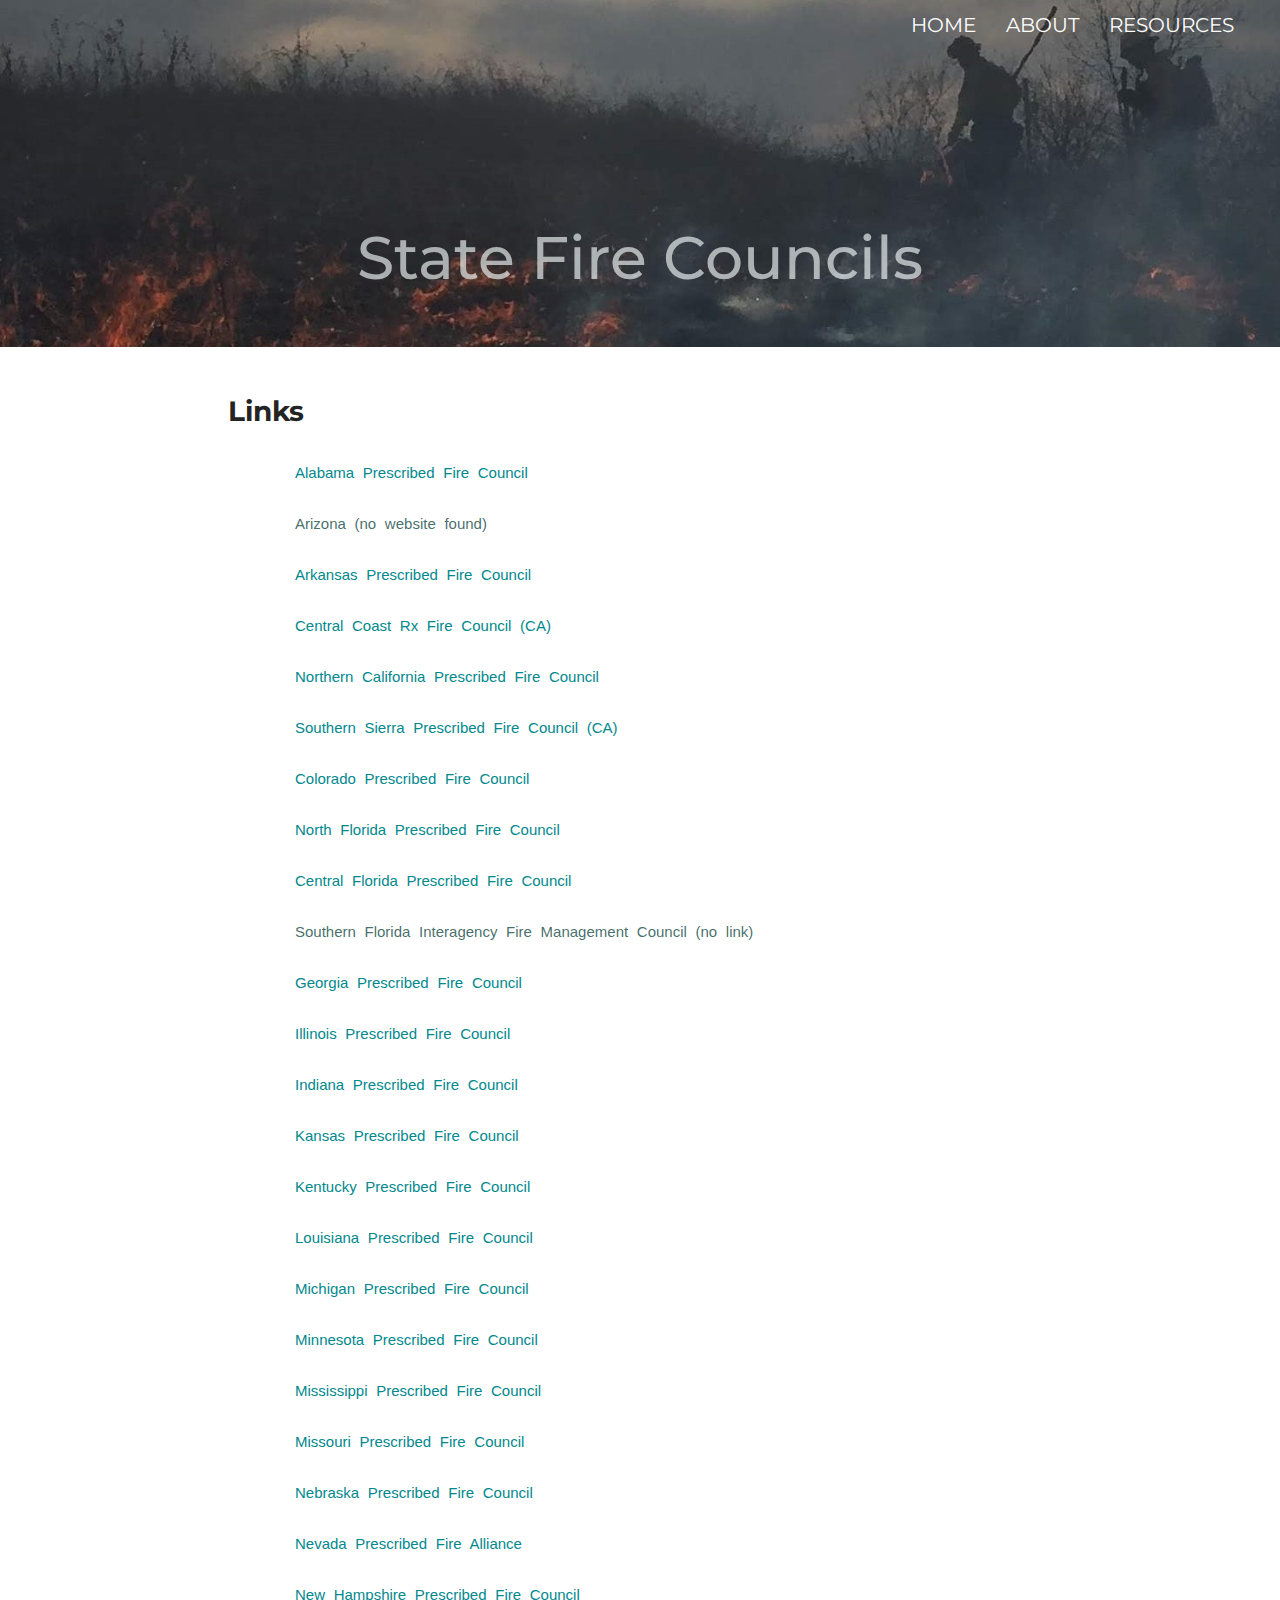
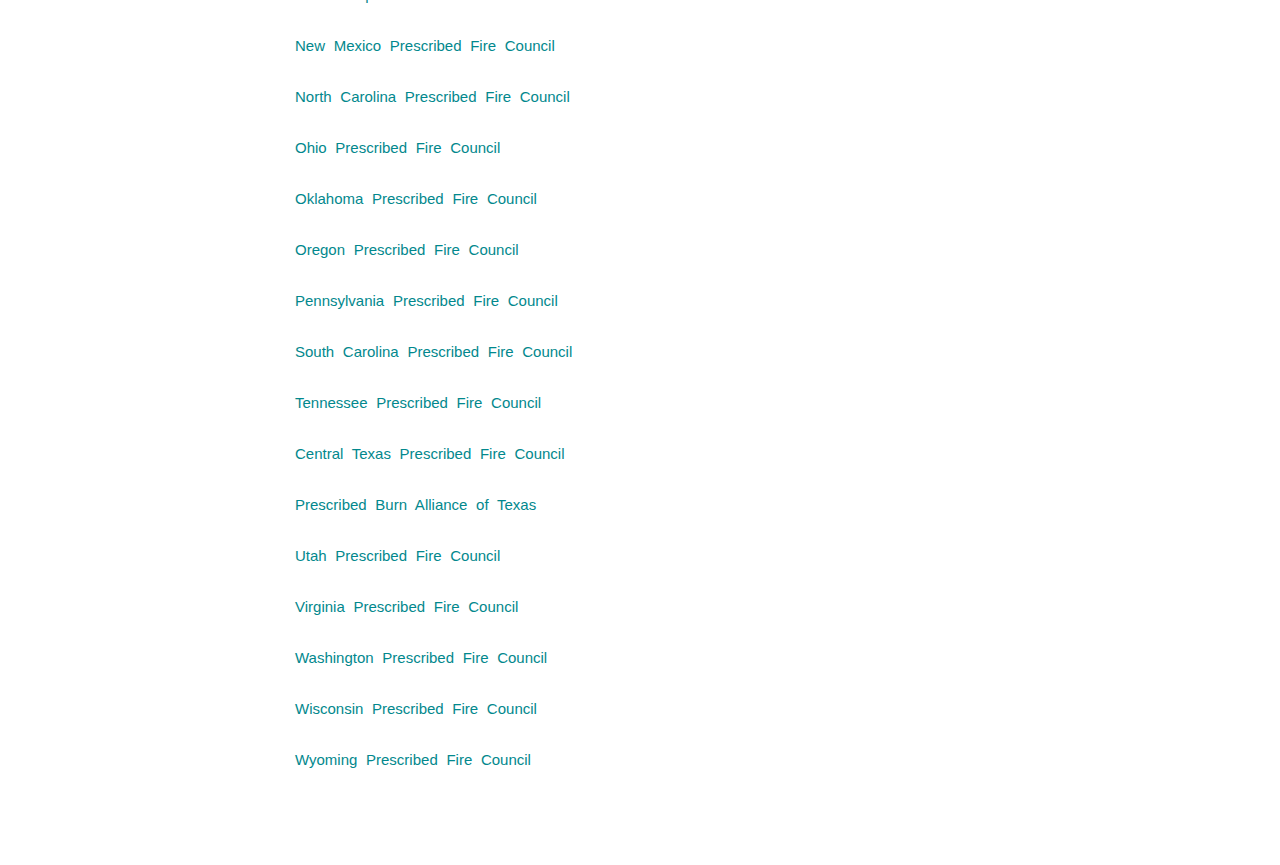
<file: firecolinks.html>
<!DOCTYPE html>
<html lang="en">

<head>
    <meta charset="utf-8">
    <meta name="viewport" content="width=device-width, initial-scale=1">
    <meta name="keywords" content="maps, cartography, prescribed fire, ecological restoration, nordic skiing, ultra running, trail running"/>
	<title>Links to State Fire Councils</title>
 
    <!--put your Bootstrap stylesheet links below this comment and above style.css-->
    <link rel="stylesheet" href="css/bootstrap.min.css">
    <link rel="stylesheet" href="css/style.css">
    <link rel="preconnect" href="https://fonts.gstatic.com">
    <link href="https://fonts.googleapis.com/css2?family=Lato:wght@900&display=swap" rel="stylesheet" type="text/css">
    <link rel="preconnect" href="https://fonts.gstatic.com">
    <link href="https://fonts.googleapis.com/css2?family=Montserrat:wght@300&display=swap" rel="stylesheet" type="text/css">
    <link rel="preconnect" href="https://fonts.gstatic.com">
    <link href="https://fonts.googleapis.com/css2?family=Nunito:wght@200&display=swap" rel="stylesheet" type="text/css">
    <link rel="preconnect" href="https://fonts.gstatic.com">
    <link href="https://fonts.googleapis.com/css2?family=Krona+One&display=swap" rel="stylesheet" type="text/css">
</head>

<body>
    <nav class="navbar navbar-expand-lg navbar-default">
        <!-- Create the navbar -->  
        <div class="container-fluid">
            <div class="navbar">
                <!-- Creates the navbar header -->
                <button type="button" class="navbar-toggler" data-toggle="collapse" data-target="#navbar-header" aria-expanded="false" aria-controls="navbar-header">
                    <span class="sr-only">Toggle navigation</span>
                    <svg width="1em" height="1em" viewBox="0 0 16 16" class="bi bi-list" xmlns="http://www.w3.org/2000/svg">
                        <path fill-rule="evenodd" d="M2.5 11.5A.5.5 0 0 1 3 11h10a.5.5 0 0 1 0 1H3a.5.5 0 0 1-.5-.5zm0-4A.5.5 0 0 1 3 7h10a.5.5 0 0 1 0 1H3a.5.5 0 0 1-.5-.5zm0-4A.5.5 0 0 1 3 3h10a.5.5 0 0 1 0 1H3a.5.5 0 0 1-.5-.5z" /></svg>
                    <span class="menu"> Menu</span>
                </button> <!-- Hamburger button for smaller devices -->
                <a class="navbar-brand" href="index.html"> <!-- Your website brand name -->
                    <h2 class="brand"></h2>
                </a>
            </div>

            <div id="navbar-header" class="collapse navbar-collapse text-right">
                <!-- Links to include in navbar -->
                <ul class="nav navbar-nav ml-auto flex-nowrap"> <!-- right justify tabs-->
                    <!-- Unordered list for links on navbar -->
                    <li><a href="index.html">Home</a></li>
                    <li><a href="about.html">About</a></li>
                    <li><a href="resources1.html">Resources</a></li>
                    <!--<li><a href="soon.html">Restoration</a></li>
                    <li><a href="soon.html">Endurance</a></li>
                    <li><a href="soon.html">Art</a></li>-->
                </ul>
            </div> <!-- end .navbar-collapse -->
        </div> <!-- end .container -->
    </nav> <!-- end navigation bar --> 

	<div class="jumbotron">
		<div class="container-fluid">
            <h2> State Fire Councils </h2>
        </div>
    </div>

    <div class="resume">

    
    <div class="container-fluid">
        
            <div class="row">
                <div class="col-md-2 resume">
                </div>
            
                <div class="col-md-8 resume"> <!-- <div class="col-md-10 col-md-offset-1 resume"> -->
                    <br>
                    <br>
                    <h3>Links</h3>
                    <br>
                    <p class="sources">
                        <a href="http://www.alpfc.org/">Alabama Prescribed Fire Council</a>
                        <br><br>
                        <a>Arizona (no website found)</a>
                        <br><br>
                        <a href="https://www.facebook.com/ArPrescribedFireCouncil/">Arkansas Prescribed Fire Council</a>
                        <br><br>
                        <a href="http://www.centralcoastrxfirecouncil.org/">Central Coast Rx Fire Council (CA)</a>
                        <br><br>
                        <a href="http://www.norcalrxfirecouncil.org/">Northern California Prescribed Fire Council</a>
                        <br><br>
                        <a href="https://sites.google.com/site/sosierrapfc/home">Southern Sierra Prescribed Fire Council (CA)</a>
                        <br><br>
                        <a href="http://www.coprescribedfire.org/">Colorado Prescribed Fire Council</a>
                        <br><br>
                        <a href="https://www.facebook.com/northfloridaPFC/">North Florida Prescribed Fire Council</a>
                        <br><br>
                        <a href="https://www.facebook.com/pg/CFPFCouncil/posts/">Central Florida Prescribed Fire Council</a> 
                        <br><br>
                        <a> Southern Florida Interagency Fire Management Council (no link)</a>
                        <br><br>
                        <a href="http://www.garxfire.com/">Georgia Prescribed Fire Council</a>
                        <br><br>
                        <a href="https://www.illinoisprescribedfirecouncil.org/">Illinois Prescribed Fire Council</a>
                        <br><br>
                        <a href="https://inpfc.org/">Indiana Prescribed Fire Council</a>
                        <br><br>
                        <a href="https://www.kglc.org/kansas-prescribed-fire-council.cfm">Kansas Prescribed Fire Council</a>
                        <br><br>
                        <a href="https://www.kyfire.org/">Kentucky Prescribed Fire Council</a>
                        <br><br>
                        <a href="https://www.facebook.com/louisianaprescribedfirecouncil/">Louisiana Prescribed Fire Council</a>
                        <br><br>
                        <a href="https://www.firecouncil.org/">Michigan Prescribed Fire Council</a>
                        <br><br>
                        <a href="https://www.facebook.com/minnesotarxfire/">Minnesota Prescribed Fire Council</a>
                        <br><br>
                        <a href="https://mspfc.wordpress.com/">Mississippi Prescribed Fire Council</a>
                        <br><br>
                        <a href="https://moprescribedfire.org/">Missouri Prescribed Fire Council</a>
                        <br><br>
                        <a href="https://www.nefirecouncil.org/">Nebraska Prescribed Fire Council</a>
                        <br><br>
                        <a href="https://www.facebook.com/pages/category/Community-Organization/Nevada-Prescribed-Fire-Alliance-1196878193757322/">Nevada Prescribed Fire Alliance</a>
                        <br><br>
                        <a href="https://extension.unh.edu/tags/prescribed-fire">New Hampshire Prescribed Fire Council</a>
                        <br><br>
                        <a href="https://nmrxfire.nmsu.edu/">New Mexico Prescribed Fire Council</a>
                        <br><br>
                        <a href="http://www.ncprescribedfirecouncil.org/">North Carolina Prescribed Fire Council</a>
                        <br><br>
                        <a href="https://www.ohioprescribedfire.org/">Ohio Prescribed Fire Council</a>
                        <br><br>
                        <a href="http://www.oklahomaprescribedfirecouncil.okstate.edu/index.html">Oklahoma Prescribed Fire Council</a>
                        <br><br>
                        <a href="https://www.oregonrxfire.org/">Oregon Prescribed Fire Council</a>
                        <br><br>
                        <a href="https://paprescribedfire.org/">Pennsylvania Prescribed Fire Council</a>
                        <br><br>
                        <a href="https://scpfc.weebly.com/">South Carolina Prescribed Fire Council</a>
                        <br><br>
                        <a href="https://www.tnpfc.org/">Tennessee Prescribed Fire Council</a>
                        <br><br>
                        <a href="https://www.centexrxfire.org/">Central Texas Prescribed Fire Council</a>
                        <br><br>
                        <a href="https://pbatexas.org/">Prescribed Burn Alliance of Texas</a>
                        <br><br>
                        <a href="https://forestry.usu.edu/utah-prescribed-fire-council/who-we-are">Utah Prescribed Fire Council</a>
                        <br><br>
                        <a href="https://www.vafirecouncil.com/">Virginia Prescribed Fire Council</a>
                        <br><br>
                        <a href="http://waprescribedfire.org/">Washington Prescribed Fire Council</a>
                        <br><br>
                        <a href="https://prescribedfire.org/">Wisconsin Prescribed Fire Council</a>
                        <br><br>
                        <a href="https://wyoextension.org/wyprescribedfire/">Wyoming Prescribed Fire Council</a>
                    <br>
                    <br>
                    <br>
                    <br>
                </div>

                <div class="col-md-2 resume">
                </div>
            </div>
            <!--<div class="col-md-4">
                <div class="text-center">
                    <a href="resume.html">
                        <button class = "btn btn-dark btn-lg">Resume</button>
                        </a>
                </div>
                <div class="text-center">
                    <a href="contact.html">
                        <button class = "btn btn-dark btn-lg">Contact</button>
                        </a>
                </div>
            </div>-->
        </div>
    </div>    
    </div>
     

    <!--put your external script links here-->
    <script type="text/javascript" src="lib/jquery-3.5.1.min.js"></script>
    <script type="text/javascript" src="lib/bootstrap.min.js"></script>
</body>

</html>
</file>
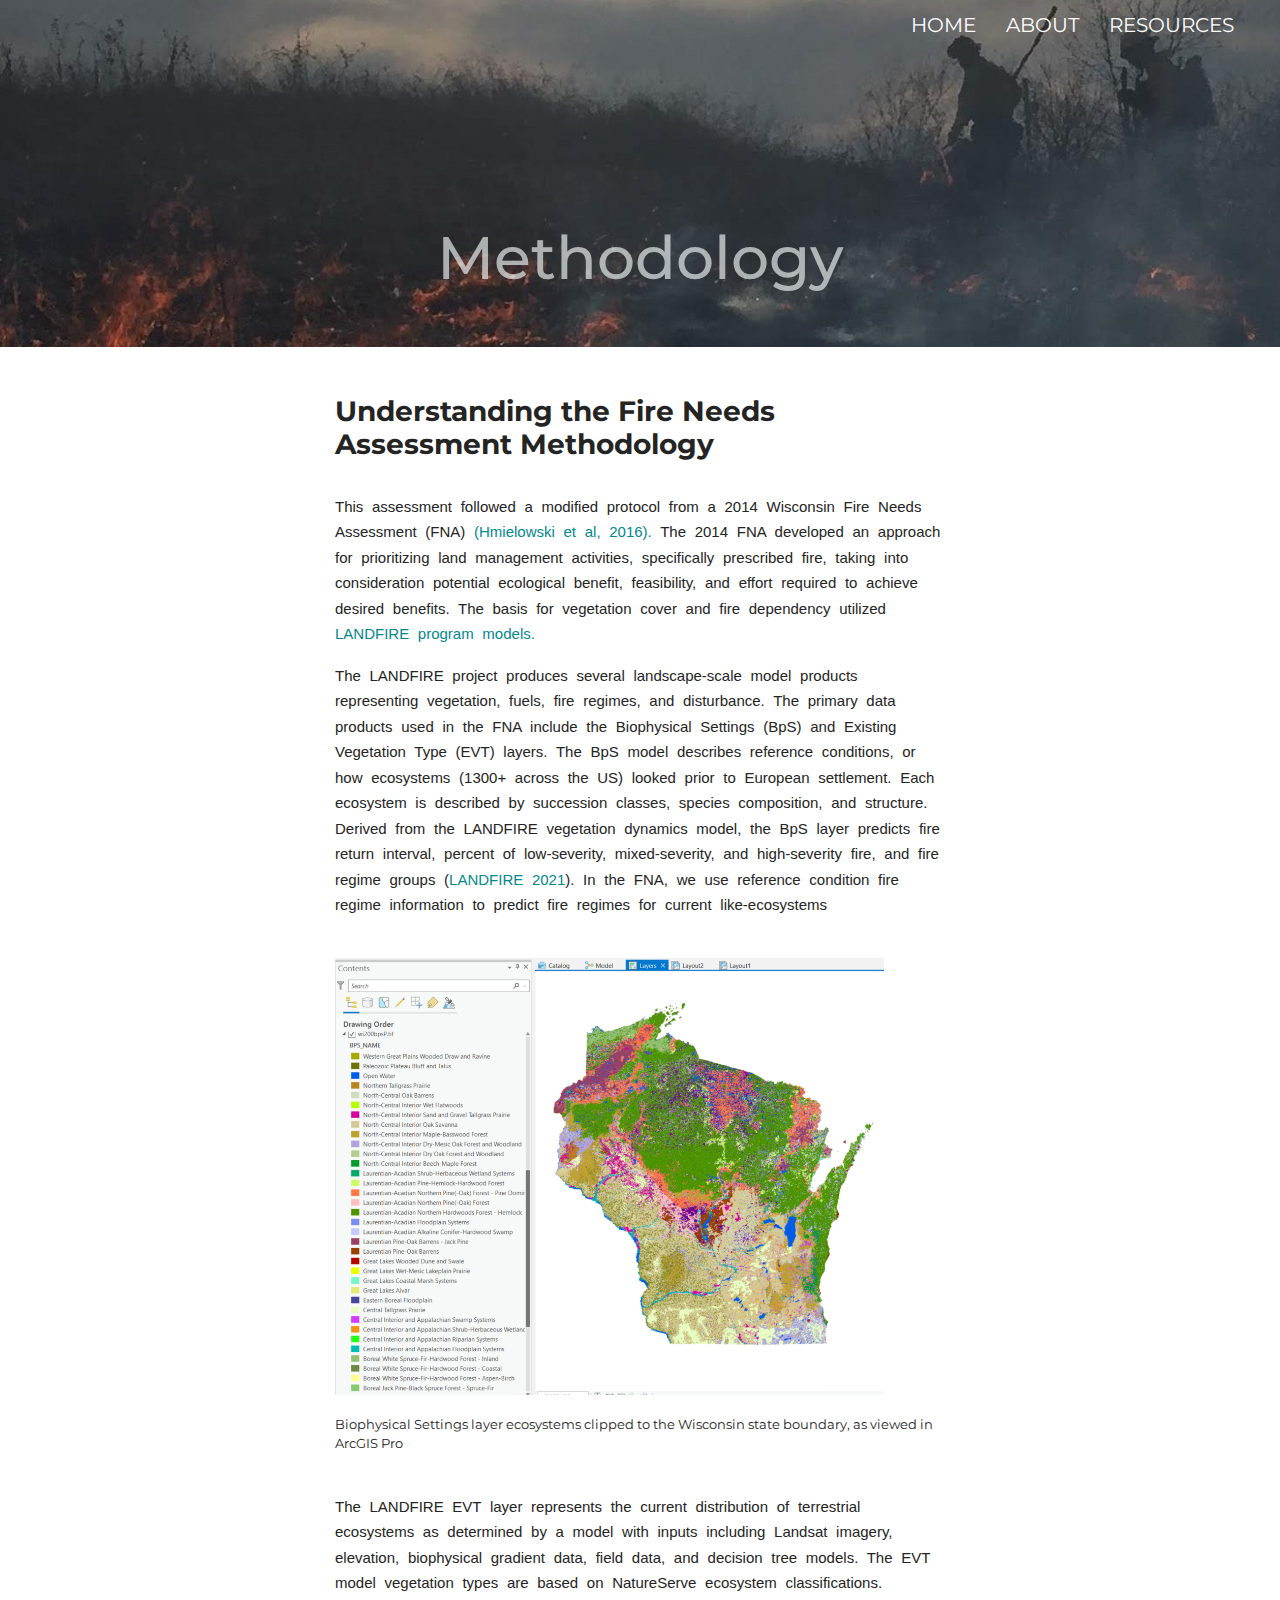
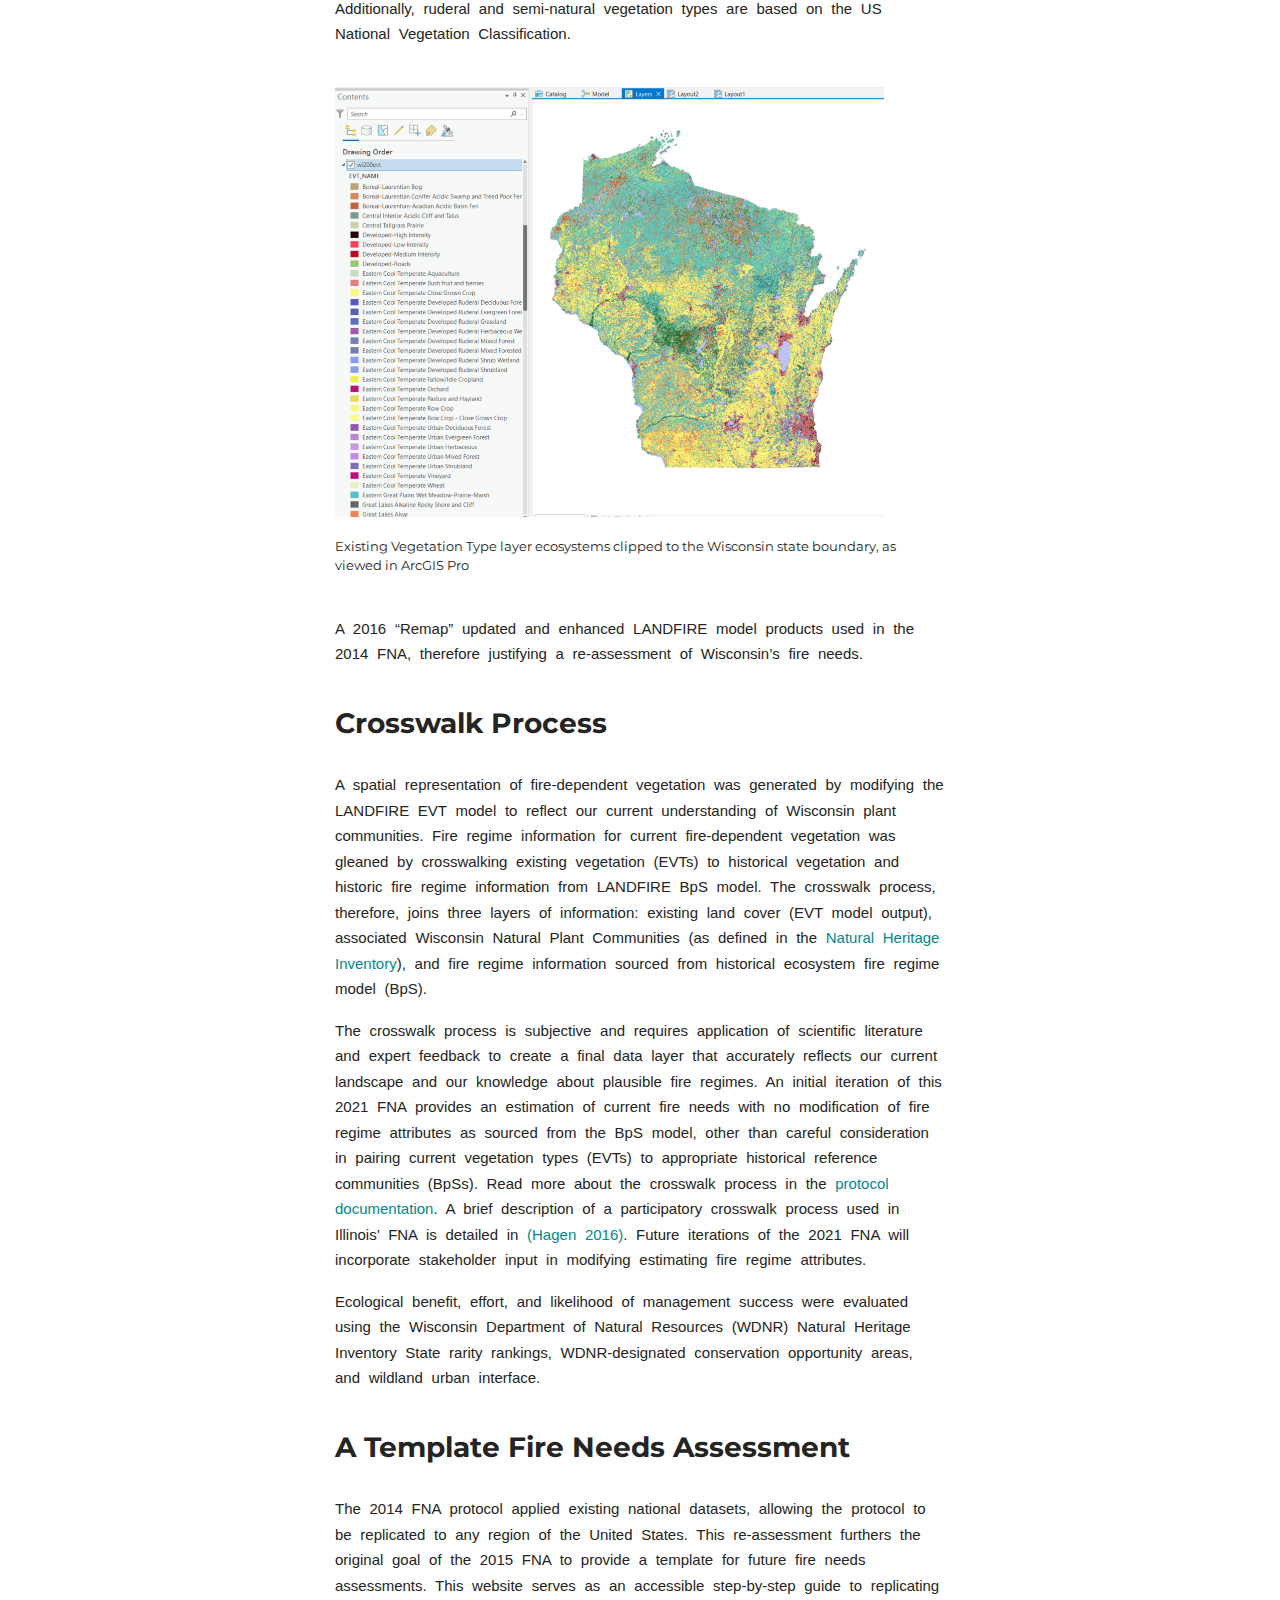
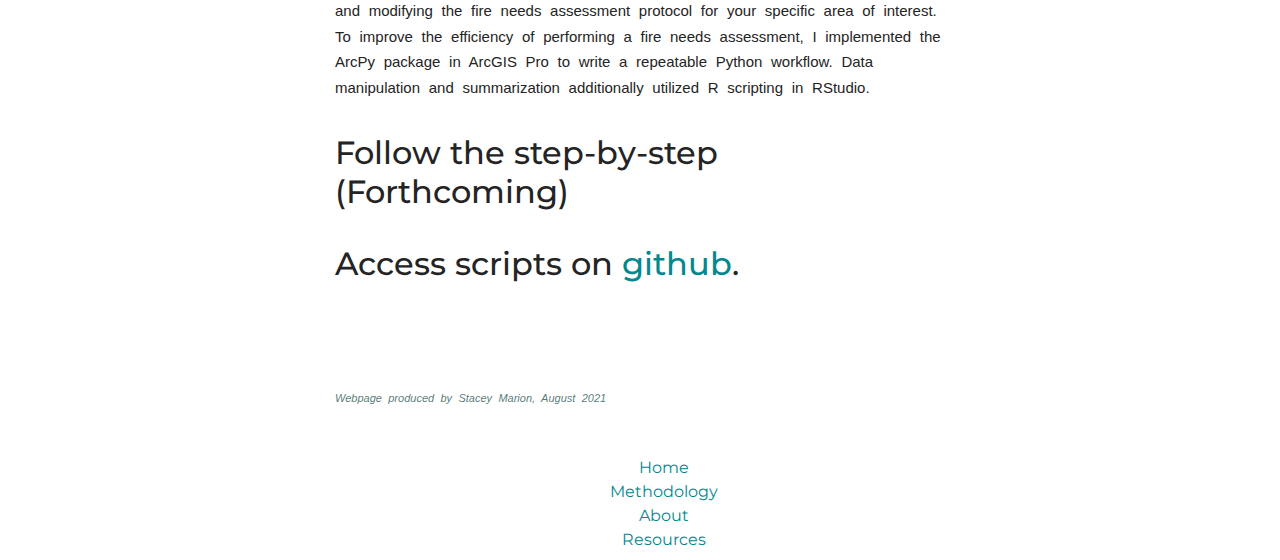
<file: methodology.html>
<!DOCTYPE html>
<html lang="en">

<head>
    <meta charset="utf-8">
    <meta name="viewport" content="width=device-width, initial-scale=1">
    <meta name="keywords" content="maps, cartography, prescribed fire, ecological restoration, nordic skiing, ultra running, trail running"/>
	<title>FNA: Methodology</title>

    <!--put your Bootstrap stylesheet links below this comment and above style.css-->
    <link rel="stylesheet" href="css/bootstrap.min.css">
    <link rel="stylesheet" href="css/style.css">
    <link rel="preconnect" href="https://fonts.gstatic.com">
    <link href="https://fonts.googleapis.com/css2?family=Lato:wght@900&display=swap" rel="stylesheet" type="text/css">
    <link rel="preconnect" href="https://fonts.gstatic.com">
    <link href="https://fonts.googleapis.com/css2?family=Montserrat:wght@300&display=swap" rel="stylesheet" type="text/css">
    <link rel="preconnect" href="https://fonts.gstatic.com">
    <link href="https://fonts.googleapis.com/css2?family=Nunito:wght@200&display=swap" rel="stylesheet" type="text/css">
    <link rel="preconnect" href="https://fonts.gstatic.com">
    <link href="https://fonts.googleapis.com/css2?family=Krona+One&display=swap" rel="stylesheet" type="text/css">
</head>

<body>
    <nav class="navbar navbar-expand-lg navbar-default">
        <!-- Create the navbar -->  
        <div class="container-fluid">
            <div class="navbar">
                <!-- Creates the navbar header -->
                <button type="button" class="navbar-toggler" data-toggle="collapse" data-target="#navbar-header" aria-expanded="false" aria-controls="navbar-header">
                    <span class="sr-only">Toggle navigation</span>
                    <svg width="1em" height="1em" viewBox="0 0 16 16" class="bi bi-list" xmlns="http://www.w3.org/2000/svg">
                        <path fill-rule="evenodd" d="M2.5 11.5A.5.5 0 0 1 3 11h10a.5.5 0 0 1 0 1H3a.5.5 0 0 1-.5-.5zm0-4A.5.5 0 0 1 3 7h10a.5.5 0 0 1 0 1H3a.5.5 0 0 1-.5-.5zm0-4A.5.5 0 0 1 3 3h10a.5.5 0 0 1 0 1H3a.5.5 0 0 1-.5-.5z" /></svg>
                    <span class="menu"> Menu</span>
                </button> <!-- Hamburger button for smaller devices -->
                <a class="navbar-brand" href="index.html"> <!-- Your website brand name -->
                    <h2 class="brand"></h2>
                </a>
            </div>

            <div id="navbar-header" class="collapse navbar-collapse text-right">
                <!-- Links to include in navbar -->
                <ul class="nav navbar-nav ml-auto flex-nowrap"> <!-- right justify tabs-->
                    <!-- Unordered list for links on navbar -->
                    <li><a href="index.html">Home</a></li>
                    <li><a href="about.html">About</a></li>
                    <li><a href="resources1.html">Resources</a></li>
                    <!--<li><a href="soon.html">Restoration</a></li>
                    <li><a href="soon.html">Endurance</a></li>
                    <li><a href="soon.html">Art</a></li>-->
                </ul>
            </div> <!-- end .navbar-collapse -->
        </div> <!-- end .container -->
    </nav> <!-- end navigation bar --> 

	<div class="jumbotron">
		<div class="container-fluid">
            <h2> Methodology </h2>
        </div>
    </div>

    <div class="resume">

    
    <div class="container-fluid">
        
            <div class="row">
                <div class="col-md-3 resume">
                </div>
            
                <div class="col-md-6 resume"> <!-- <div class="col-md-10 col-md-offset-1 resume"> -->
                    <br>
                    <br>
                    <h3>Understanding the Fire Needs Assessment Methodology</h3>
                    <br>
                    <p>This assessment followed a modified protocol from a 2014 Wisconsin Fire Needs Assessment (FNA)<a href="http://silvis.forest.wisc.edu/wp-content/uploads/pubs/SILVIS/Hmielowski_etal_2016_EcologicalApplications.pdf" target="_blank" rel="noopener noreferrer"> (Hmielowski et al, 2016).</a> The 2014 FNA developed an approach for prioritizing land management activities, specifically prescribed fire, taking into consideration potential ecological benefit, feasibility, and effort required to achieve desired benefits. The basis for vegetation cover and fire dependency utilized <a href="https://landfire.gov/" target="_blank" rel="noopener noreferrer">LANDFIRE program models.</a></p>

                    <p>The LANDFIRE project produces several landscape-scale model products representing vegetation, fuels, fire regimes, and disturbance. The primary data products used in the FNA include the Biophysical Settings (BpS) and Existing Vegetation Type (EVT) layers. The BpS model describes reference conditions, or how ecosystems (1300+ across the US) looked prior to European settlement. Each ecosystem is described by succession classes, species composition, and structure. Derived from the LANDFIRE vegetation dynamics model, the BpS layer predicts fire return interval, percent of low-severity, mixed-severity, and high-severity fire, and fire regime groups (<a href="https://landfire.gov/" target="_blank" rel="noopener noreferrer">LANDFIRE 2021</a>). In the FNA, we use reference condition fire regime information to predict fire regimes for current like-ecosystems</p> 
                    <br>
                        <figure>
                            <img src="img/bps_methods.PNG" alt="BPS model clipped to Wisconsin" style="width:90%">
                            <figcaption><br>Biophysical Settings layer ecosystems clipped to the Wisconsin state boundary, as viewed in ArcGIS Pro</figcaption>
                        </figure>
                        <br>
                    <p>The LANDFIRE EVT layer represents the current distribution of terrestrial ecosystems as determined by a model with inputs including Landsat imagery, elevation, biophysical gradient data, field data, and decision tree models. The EVT model vegetation types are based on NatureServe ecosystem classifications. Additionally, ruderal and semi-natural vegetation types are based on the US National Vegetation Classification.</p>
                        <br>
                        <figure>
                            <img src="img/evt_methods.PNG" alt="EVT model clipped to Wisconsin" style="width:90%">
                            <figcaption><br>Existing Vegetation Type layer ecosystems clipped to the Wisconsin state boundary, as viewed in ArcGIS Pro</figcaption>
                        </figure>
                        <br>
                    <p>A 2016 “Remap” updated and enhanced LANDFIRE model products used in the 2014 FNA, therefore justifying a re-assessment of Wisconsin’s fire needs.</p>    
                    <br>
                    <h3>Crosswalk Process</h3>
                    <br>
                    <p>A spatial representation of fire-dependent vegetation was generated by modifying the LANDFIRE EVT model to reflect our current understanding of Wisconsin plant communities.  Fire regime information for current fire-dependent vegetation was gleaned by crosswalking existing vegetation (EVTs) to historical vegetation and historic fire regime information from LANDFIRE BpS model. The crosswalk process, therefore, joins three layers of information: existing land cover (EVT model output), associated Wisconsin Natural Plant Communities (as defined in the <a href="https://dnr.wi.gov/topic/endangeredresources/communities.asp" target="_blank" rel="noopener noreferrer">Natural Heritage Inventory</a>), and fire regime information sourced from historical ecosystem fire regime model (BpS). </p>
                    <p>The crosswalk process is subjective and requires application of scientific literature and expert feedback to create a final data layer that accurately reflects our current landscape and our knowledge about plausible fire regimes. An initial iteration of this 2021 FNA provides an estimation of current fire needs with no modification of fire regime attributes as sourced from the BpS model, other than careful consideration in pairing current vegetation types (EVTs) to appropriate historical reference communities (BpSs). Read more about the crosswalk process in the <a href="assets/Process FNA.pdf" target="_blank" rel="noopener noreferrer">protocol documentation</a>. A brief description of a participatory crosswalk process used in Illinois’ FNA is detailed in <a href="https://www.conservationgateway.org/ConservationPractices/FireLandscapes/LANDFIRE/Documents/WEBINAR_Sarah_IL%20Fire%20Needs%20Assessment_May%202016_notes.pdf" target="_blank" rel="noopener noreferrer">(Hagen 2016)</a>. Future iterations of the 2021 FNA will incorporate stakeholder input in modifying estimating fire regime attributes. </p>

                    <p>Ecological benefit, effort, and likelihood of management success were evaluated using the Wisconsin Department of Natural Resources (WDNR) Natural Heritage Inventory State rarity rankings, WDNR-designated conservation opportunity areas, and wildland urban interface.</p>
                    <br>
                    <h3>A Template Fire Needs Assessment</h3>
                    <br>
                    <p> The 2014 FNA protocol applied existing national datasets, allowing the protocol to be replicated to any region of the United States. This re-assessment furthers the original goal of the 2015 FNA to provide a template for future fire needs assessments. This website serves as an accessible step-by-step guide to replicating and modifying the fire needs assessment protocol for your specific area of interest. To improve the efficiency of performing a fire needs assessment, I implemented the ArcPy package in ArcGIS Pro to write a repeatable Python workflow.  Data manipulation and summarization additionally utilized R scripting in RStudio. </p>
                    <hr>
                    <h2> Follow the step-by-step (Forthcoming) </h2> <!-- <a href="assets/Process_FNA_Revised.pdf" target="_blank" rel="noopener noreferrer">protocol documentation.</a>-->
                    <hr>
                    <h2>Access scripts on <a href="https://github.com/staceymarion/fire_needs_assessment_protocol" target="_blank" rel="noopener noreferrer"> github</a>. </h2>
                    <hr>
                    <br>
                    <br>
                    <br>

                    <p class="credits">Webpage produced by Stacey Marion, August 2021</p> 
                    <!--<p class="credits">Content contributions from Andrea Weissgerber and Jeb Barzen, Wisconsin Prescribed Fire Council</p> 
                    <p class="credits">contact: smarion@wisc.edu</p>-->
                    <br>
                <!-- Create the navbar -->  
                    <nav class="navbar navbar-expand-lg navbar-default">
                        <div class="container-fluid">
                            <div class="navbar">
                                <!-- Creates the navbar header -->
                                <button type="button" class="navbar-toggler" data-toggle="collapse" data-target="#navbar-header" aria-expanded="false" aria-controls="navbar-header">
                                    <span class="sr-only">Toggle navigation</span>
                                    <svg width="1em" height="1em" viewBox="0 0 16 16" class="bi bi-list" xmlns="http://www.w3.org/2000/svg">
                                        <path fill-rule="evenodd" d="M2.5 11.5A.5.5 0 0 1 3 11h10a.5.5 0 0 1 0 1H3a.5.5 0 0 1-.5-.5zm0-4A.5.5 0 0 1 3 7h10a.5.5 0 0 1 0 1H3a.5.5 0 0 1-.5-.5zm0-4A.5.5 0 0 1 3 3h10a.5.5 0 0 1 0 1H3a.5.5 0 0 1-.5-.5z" /></svg>
                                    <span class="menu"> Menu</span>
                                </button> <!-- Hamburger button for smaller devices -->
                                <a class="navbar-brand" href="index.html"> <!-- Your website brand name -->
                                    <h2 class="brand"></h2>
                                </a>
                            </div>

                            <div id="navbar-header" class="collapse navbar-collapse text-center">
                                <!-- Links to include in navbar -->
                                <ul class="nav navbar-nav mx-auto flex-nowrap"> <!-- right justify tabs ml-auto--> 
                                    <!-- Unordered list for links on navbar -->
                                    <li"><a href="index.html">Home</a></li>
                                    <li><a href="methodology.html">Methodology</a></li>
                                    <li><a href="about.html">About</a></li>
                                    <li><a href="resources1.html">Resources</a></li>
                                </ul>
                            </div> <!-- end .navbar-collapse -->
                        </div> <!-- end .container -->
                    </nav> <!-- end navigation bar -->   
                </div>
                <br><br>
                <div class="col-md-3 resume">
                </div>
            </div>
            <!--<div class="col-md-4">
                <div class="text-center">
                    <a href="resume.html">
                        <button class = "btn btn-dark btn-lg">Resume</button>
                        </a>
                </div>
                <div class="text-center">
                    <a href="contact.html">
                        <button class = "btn btn-dark btn-lg">Contact</button>
                        </a>
                </div>
            </div>-->
        </div>
    </div>    
    </div>
     

    <!--put your external script links here-->
    <script type="text/javascript" src="lib/jquery-3.5.1.min.js"></script>
    <script type="text/javascript" src="lib/bootstrap.min.js"></script>
</body>

</html>
</file>
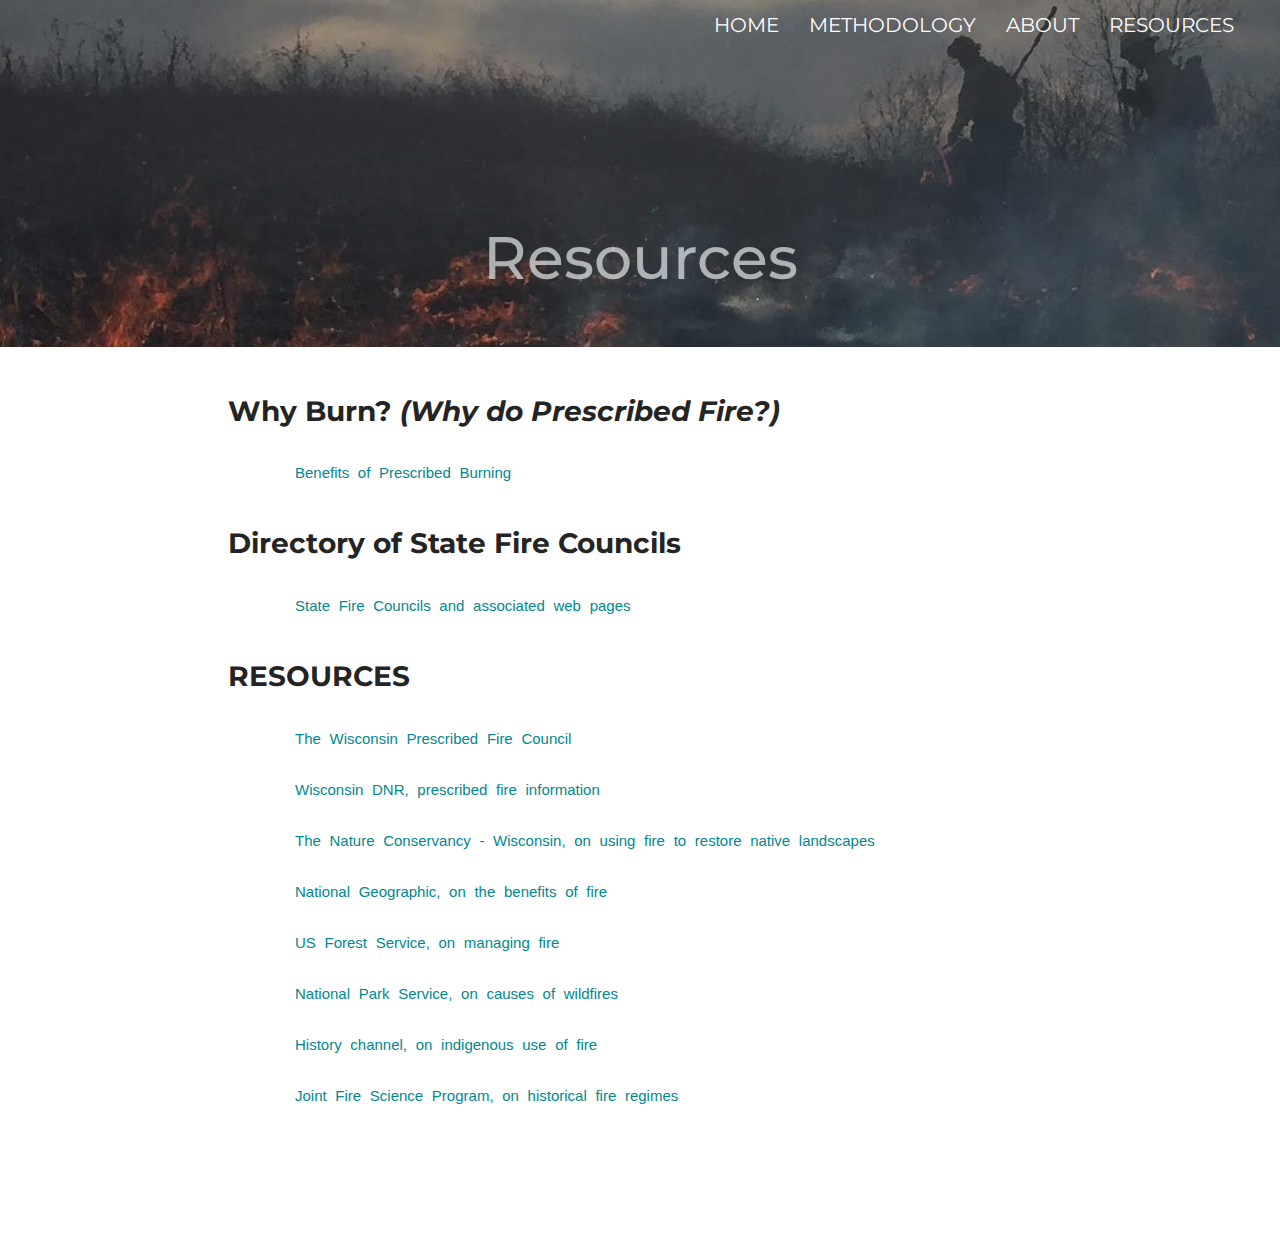
<file: resources1.html>
<!DOCTYPE html>
<html lang="en">

<head>
    <meta charset="utf-8">
    <meta name="viewport" content="width=device-width, initial-scale=1">
    <meta name="keywords" content="maps, cartography, prescribed fire, ecological restoration, nordic skiing, ultra running, trail running"/>
	<title>Resources: Prescribed Fire Legislation and Liability</title>
 
    <!--put your Bootstrap stylesheet links below this comment and above style.css-->
    <link rel="stylesheet" href="css/bootstrap.min.css">
    <link rel="stylesheet" href="css/style.css">
    <link rel="preconnect" href="https://fonts.gstatic.com">
    <link href="https://fonts.googleapis.com/css2?family=Lato:wght@900&display=swap" rel="stylesheet" type="text/css">
    <link rel="preconnect" href="https://fonts.gstatic.com">
    <link href="https://fonts.googleapis.com/css2?family=Montserrat:wght@300&display=swap" rel="stylesheet" type="text/css">
    <link rel="preconnect" href="https://fonts.gstatic.com">
    <link href="https://fonts.googleapis.com/css2?family=Nunito:wght@200&display=swap" rel="stylesheet" type="text/css">
    <link rel="preconnect" href="https://fonts.gstatic.com">
    <link href="https://fonts.googleapis.com/css2?family=Krona+One&display=swap" rel="stylesheet" type="text/css">
</head>

<body>
    <nav class="navbar navbar-expand-lg navbar-default">
        <!-- Create the navbar -->  
        <div class="container-fluid">
            <div class="navbar">
                <!-- Creates the navbar header -->
                <button type="button" class="navbar-toggler" data-toggle="collapse" data-target="#navbar-header" aria-expanded="false" aria-controls="navbar-header">
                    <span class="sr-only">Toggle navigation</span>
                    <svg width="1em" height="1em" viewBox="0 0 16 16" class="bi bi-list" xmlns="http://www.w3.org/2000/svg">
                        <path fill-rule="evenodd" d="M2.5 11.5A.5.5 0 0 1 3 11h10a.5.5 0 0 1 0 1H3a.5.5 0 0 1-.5-.5zm0-4A.5.5 0 0 1 3 7h10a.5.5 0 0 1 0 1H3a.5.5 0 0 1-.5-.5zm0-4A.5.5 0 0 1 3 3h10a.5.5 0 0 1 0 1H3a.5.5 0 0 1-.5-.5z" /></svg>
                    <span class="menu"> Menu</span>
                </button> <!-- Hamburger button for smaller devices -->
                <a class="navbar-brand" href="index.html"> <!-- Your website brand name -->
                    <h2 class="brand"></h2>
                </a>
            </div>

            <div id="navbar-header" class="collapse navbar-collapse text-right">
                <!-- Links to include in navbar -->
                <ul class="nav navbar-nav ml-auto flex-nowrap"> <!-- right justify tabs-->
                    <!-- Unordered list for links on navbar -->
                    <li><a href="index.html">Home</a></li>
                    <li><a href="methodology.html">Methodology</a></li>
                    <li><a href="about.html">About</a></li>
                    <li><a href="resources1.html">Resources</a></li>
                    <!--<li><a href="soon.html">Restoration</a></li>
                    <li><a href="soon.html">Endurance</a></li>
                    <li><a href="soon.html">Art</a></li>-->
                </ul>
            </div> <!-- end .navbar-collapse -->
        </div> <!-- end .container -->
    </nav> <!-- end navigation bar --> 

	<div class="jumbotron">
		<div class="container-fluid">
            <h2> Resources </h2>
        </div>
    </div>

    <div class="resume">

    
    <div class="container-fluid">
        
            <div class="row">
                <div class="col-md-2 resume">
                </div>
            
                <div class="col-md-8 resume"> <!-- <div class="col-md-10 col-md-offset-1 resume"> -->
                    <br>
                    <br>
                    <h3>Why Burn? <i>(Why do Prescribed Fire?)</i></h3>
                    <br>
                    <p class="sources">
                        <a href="whyburn.html">Benefits of Prescribed Burning</a>
                    <br>
                    <br>
                    <h3>Directory of State Fire Councils</h3>
                    <br>
                    <p class="sources">
                        <a href="firecolinks.html">State Fire Councils and associated web pages</a>
                        <br><br>
                    <h3>RESOURCES</h3>
                    <br>
                    <p class="sources">
                        <a href="https://prescribedfire.org/">The Wisconsin Prescribed Fire Council</a>
                        <br><br>
                        <a href="https://dnr.wisconsin.gov/topic/forestfire/prescribedfire">Wisconsin DNR, prescribed fire information</a> 
                        <br><br>
                        <a href="https://www.nature.org/en-us/about-us/where-we-work/united-states/wisconsin/stories-in-wisconsin/restoring-fire-to-native-landscapes/">The Nature Conservancy - Wisconsin, on using fire to restore native landscapes</a>
                        <br><br>
                        <a href="https://www.nationalgeographic.org/article/ecological-benefits-fire/">National Geographic, on the benefits of fire </a>
                        <br><br>
                        <a href="https://www.fs.usda.gov/science-technology/fire">US Forest Service, on managing fire</a>
                        <br><br>
                        <a href="https://www.nps.gov/articles/wildfire-causes-and-evaluation.htm">National Park Service, on causes of wildfires </a>
                        <br><br>
                        <a href="https://www.history.com/news/native-american-wildfires">History channel, on indigenous use of fire  </a>
                        <br><br>
                        <a href="https://www.firescience.gov/projects/09-2-01-9/supdocs/09-2-01-9_Chapter_3_Fire_Regimes.pdf">Joint Fire Science Program, on historical fire regimes </a></p>
                    <br>
                    <!--<h3>DATA SOURCES</h3>
                    <br>
                    <p class="sources">
                        <a> Buman, Tom, and Paul Mitchell. <i>Prescribed Fire Liability Insurance Letter.</i> Agren, Inc., 2021, </a><a href="prescribedfire.org/wp-content/uploads/2018/02/WIPFC-LiabilityLetter.pdf">prescribedfire.org/wp-content/uploads/2018/02/WIPFC-LiabilityLetter.pdf</a>
                        <br><br>
                        <a> Coalition of Prescribed Fire Councils, 2018, <i>2018 National Prescribed Fire Use Survey Report,</i>  </a><a href="https://www.stateforesters.org/wp-content/uploads/2018/12/2018-Prescribed-Fire-Use-Survey-Report-1.pdf ">https://www.stateforesters.org/wp-content/uploads/2018/12/2018-Prescribed-Fire-Use-Survey-Report-1.pdf </a>
                        <br><br>
                        <a> Coalition of Prescribed Fire Councils, 2020, <i>2020 National Prescribed Fire Use Survey Report,</i>  </a><a href="http://www.nwfirescience.org/sites/default/files/publications/2020-Prescribed-Fire-Use-Report-1.pdf	">http://www.nwfirescience.org/sites/default/files/publications/2020-Prescribed-Fire-Use-Report-1.pdf	</a>
                        <br><br>
                        <a> Forest Stewards Guild, 2020, <i>Insights and Suggestions for Certified Prescribed Burn Manager Programs, </i>  </a><a href="www.nwfirescience.org/sites/default/files/publications/Certified%20burner_forest%20guild%202020.pdf. 	">www.nwfirescience.org/sites/default/files/publications/Certified%20burner_forest%20guild%202020.pdf. 	</a>
                        <br><br> -->
                    </p>
                    <br>
                    <br>
                    <br>
                </div>

                <div class="col-md-2 resume">
                </div>
            </div>
            <!--<div class="col-md-4">
                <div class="text-center">
                    <a href="resume.html">
                        <button class = "btn btn-dark btn-lg">Resume</button>
                        </a>
                </div>
                <div class="text-center">
                    <a href="contact.html">
                        <button class = "btn btn-dark btn-lg">Contact</button>
                        </a>
                </div>
            </div>-->
        </div>
    </div>    
    </div>
     

    <!--put your external script links here-->
    <script type="text/javascript" src="lib/jquery-3.5.1.min.js"></script>
    <script type="text/javascript" src="lib/bootstrap.min.js"></script>
</body>

</html>
</file>
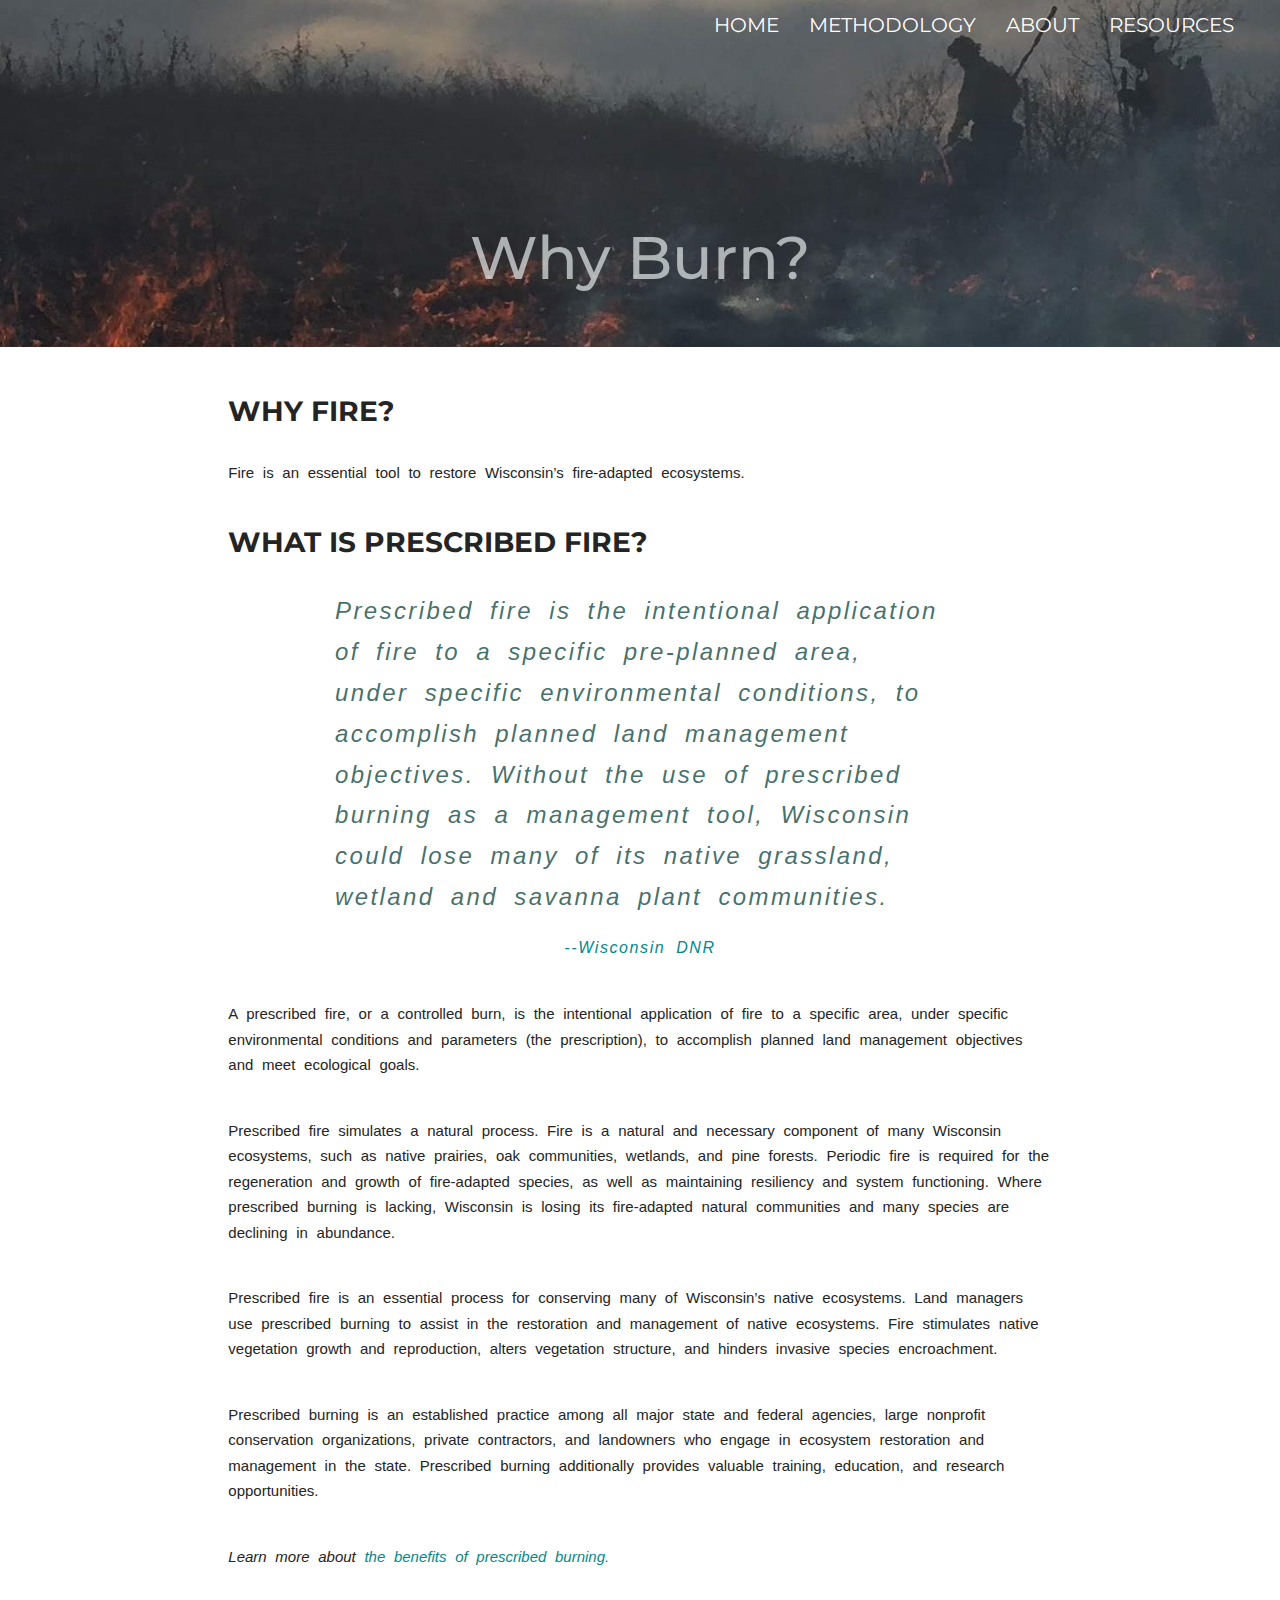
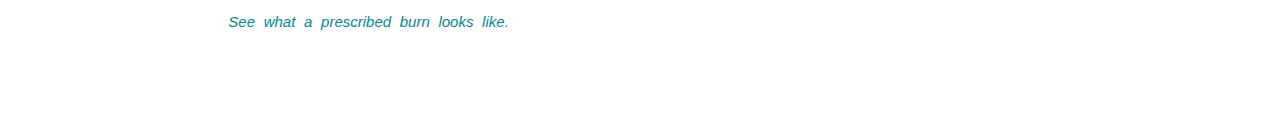
<file: whyburn.html>
<!DOCTYPE html>
<html lang="en">

<head>
    <meta charset="utf-8">
    <meta name="viewport" content="width=device-width, initial-scale=1">
    <meta name="keywords" content="maps, cartography, prescribed fire, ecological restoration, nordic skiing, ultra running, trail running"/>
	<title>Why Burn?</title>
 
    <!--put your Bootstrap stylesheet links below this comment and above style.css-->
    <link rel="stylesheet" href="css/bootstrap.min.css">
    <link rel="stylesheet" href="css/style.css">
    <link rel="preconnect" href="https://fonts.gstatic.com">
    <link href="https://fonts.googleapis.com/css2?family=Lato:wght@900&display=swap" rel="stylesheet" type="text/css">
    <link rel="preconnect" href="https://fonts.gstatic.com">
    <link href="https://fonts.googleapis.com/css2?family=Montserrat:wght@300&display=swap" rel="stylesheet" type="text/css">
    <link rel="preconnect" href="https://fonts.gstatic.com">
    <link href="https://fonts.googleapis.com/css2?family=Nunito:wght@200&display=swap" rel="stylesheet" type="text/css">
    <link rel="preconnect" href="https://fonts.gstatic.com">
    <link href="https://fonts.googleapis.com/css2?family=Krona+One&display=swap" rel="stylesheet" type="text/css">
</head>

<body>
    <nav class="navbar navbar-expand-lg navbar-default">
        <!-- Create the navbar -->  
        <div class="container-fluid">
            <div class="navbar">
                <!-- Creates the navbar header -->
                <button type="button" class="navbar-toggler" data-toggle="collapse" data-target="#navbar-header" aria-expanded="false" aria-controls="navbar-header">
                    <span class="sr-only">Toggle navigation</span>
                    <svg width="1em" height="1em" viewBox="0 0 16 16" class="bi bi-list" xmlns="http://www.w3.org/2000/svg">
                        <path fill-rule="evenodd" d="M2.5 11.5A.5.5 0 0 1 3 11h10a.5.5 0 0 1 0 1H3a.5.5 0 0 1-.5-.5zm0-4A.5.5 0 0 1 3 7h10a.5.5 0 0 1 0 1H3a.5.5 0 0 1-.5-.5zm0-4A.5.5 0 0 1 3 3h10a.5.5 0 0 1 0 1H3a.5.5 0 0 1-.5-.5z" /></svg>
                    <span class="menu"> Menu</span>
                </button> <!-- Hamburger button for smaller devices -->
                <a class="navbar-brand" href="index.html"> <!-- Your website brand name -->
                    <h2 class="brand"></h2>
                </a>
            </div>

            <div id="navbar-header" class="collapse navbar-collapse text-right">
                <!-- Links to include in navbar -->
                <ul class="nav navbar-nav ml-auto flex-nowrap"> <!-- right justify tabs-->
                    <!-- Unordered list for links on navbar -->
                    <li><a href="index.html">Home</a></li>
                    <li><a href="methodology.html">Methodology</a></li>
                    <li><a href="about.html">About</a></li>
                    <li><a href="resources1.html">Resources</a></li>
                    <!--<li><a href="soon.html">Restoration</a></li>
                    <li><a href="soon.html">Endurance</a></li>
                    <li><a href="soon.html">Art</a></li>-->
                </ul>
            </div> <!-- end .navbar-collapse -->
        </div> <!-- end .container -->
    </nav> <!-- end navigation bar --> 

	<div class="jumbotron">
		<div class="container-fluid">
            <h2> Why Burn? </h2>
        </div>
    </div>

    <div class="resume">

    
    <div class="container-fluid">
        
            <div class="row">
                <div class="col-md-2 resume">
                </div>
            
                <div class="col-md-8 resume"> <!-- <div class="col-md-10 col-md-offset-1 resume"> -->
                    <br>
                    <br>
                    <h3>WHY FIRE?</h3>
                    <br>
                    <p>Fire is an essential tool to restore Wisconsin’s fire-adapted ecosystems.</p>
                    <br>
                    <h3>WHAT IS PRESCRIBED FIRE?</h3>
                    <br>
                    <p class="indented">Prescribed fire is the intentional application of fire to a specific pre-planned area, under specific environmental conditions, to accomplish planned land management objectives. Without the use of prescribed burning as a management tool, Wisconsin could lose many of its native grassland, wetland and savanna plant communities.</p>
                    <p class="indented small"><a href="https://dnr.wisconsin.gov/topic/forestfire/prescribedfire" target="_blank" rel="noopener noreferrer">--Wisconsin DNR</a></p>
                    <br>
                    <p>A prescribed fire, or a controlled burn, is the intentional application of fire to a specific area, under specific environmental conditions and parameters (the prescription), to accomplish planned land management objectives and meet ecological goals.</p>
                    <br>
                    <p>Prescribed fire simulates a natural process.  Fire is a natural and necessary component of many Wisconsin ecosystems, such as native prairies, oak communities, wetlands, and pine forests. Periodic fire is required for the regeneration and growth of fire-adapted species, as well as maintaining resiliency and system functioning. Where prescribed burning is lacking, Wisconsin is losing its fire-adapted natural communities and many species are declining in abundance.  </p>
                    <br>
                    <p>Prescribed fire is an essential process for conserving many of Wisconsin’s native ecosystems. Land managers use prescribed burning to assist in the restoration and management of native ecosystems. Fire stimulates native vegetation growth and reproduction, alters vegetation structure, and hinders invasive species encroachment.</p>
                    <br>
                    <p>Prescribed burning is an established practice among all major state and federal agencies, large nonprofit conservation organizations, private contractors, and landowners who engage in ecosystem restoration and management in the state. Prescribed burning additionally provides valuable training, education, and research opportunities.</p>
                    <br>
                    <p><i>Learn more about <a href="https://prescribedfire.org/learn/why-we-burn/#historyoffire" target="_blank" rel="noopener noreferrer">the benefits of prescribed burning.</a></i></p>
                    <br>
                    <p><i><a href="http://adaptiverestoration.com/whatdoesaburnlooklike" target="_blank" rel="noopener noreferrer">See what a prescribed burn looks like.</a></i></p>
                    <br>
                    <br>
                    <br>
                </div>

                <div class="col-md-2 resume">
                </div>
            </div>
            <!--<div class="col-md-4">
                <div class="text-center">
                    <a href="resume.html">
                        <button class = "btn btn-dark btn-lg">Resume</button>
                        </a>
                </div>
                <div class="text-center">
                    <a href="contact.html">
                        <button class = "btn btn-dark btn-lg">Contact</button>
                        </a>
                </div>
            </div>-->
        </div>
    </div>    
    </div>
     

    <!--put your external script links here-->
    <script type="text/javascript" src="lib/jquery-3.5.1.min.js"></script>
    <script type="text/javascript" src="lib/bootstrap.min.js"></script>
</body>

</html>
</file>
<file: css/style.css>
/***** NAVBAR *****/
/*///////////////*/
.col-md-3 {
    padding-top: 20px;
    padding-right: 0px;
    padding-left: 30px;
}
.col-md-2 {
    padding-top: 20px;
    padding-left: 10px;
    color: #0e6349;
}

.col-md-7 {
    padding-top: 20px;
}

.map{
    margin: 20px 0 0 0;
    padding-bottom: 20px;
}
.navbar {
    background-color: rgba(20,20,20,0);
    border-radius: 0;
}

/* Navbar title */
.navbar-default .navbar-brand {
    color: #f9fffd; 
    font-size: 40px;
    font-weight: bold;
    background-color: transparent;
    text-align: center;

}
.navbar-brand h2 {
    font-family: "Montserrat", sans-serif;
    font-style: bold;
    font-size: 50px;
    background-color: transparent;
    text-align: center;
    font-family: "Montserrat", sans-serif;
}

/* Navbar hover effects */
.navbar-default .navbar-brand:hover,
.navbar-default .navbar-brand:focus,
.navbar-default .navbar-nav > li > a:hover,
.navbar-default .navbar-nav > li > a:focus {
    color: #003a35;
    text-decoration: none;
}

/* Navbar links */
.navbar-default .navbar-nav > li > a {
    color: #fff;
    font-size: 20px;
    padding: 15px;
    text-transform: uppercase;
    font-family: 'Montserrat';
}


/* Navbar collapsed styles */
.navbar-toggler {
    color: #fff;
    border-color: #fff;
    background-color: #02383a;
    border-radius: 4px;
    border:0px solid;
    fill: #fff;
    font-size: 16px;
    position: relative;
    margin-right: 10px;
}

.navbar-toggler:hover,
.navbar-toggler:focus {
    background-color: #003a35;
    /** color: #24242400;
    fill: #242424;
    border-color: #fff;**/

}


/*** JUMBOTRON ***/
/*//////////////*/
.jumbotron {
    text-align: center;
    color: rgba(255, 255, 255);
    background: rgba(255,255,255,0);
    padding: 1%;
    padding-top: 15%;
    border-radius: 0px;
}

.jumbotron h2 {
    font-family: "Montserrat", sans-serif;
    font-size: 60px;
    color: rgba(241, 248, 247, 0.651);
    margin-top: -20px;
}

.jumbotron h3 {
    font-family: "Montserrat", sans-serif;
    font-size: 40px;
    color: rgb(241, 248, 247);
}
.jumbotron p {
    font-family: "Montserrat";
    text-align:center;
    font-size: 24px;
    color: rgb(231, 231, 231);
}


/*** BUTTONS ***/
/*////////////*/
.btn.btn-lg{
    font-family: "Krona One", sans-serif;
    font-size: 30px;
    text-align: center;
    margin-top: 20px;
    color: rgb(228, 238, 235); 
    background-color: rgba(20,20,20,.8);
    border-width: 0px;  
}

.btn.btn-block {
   background-color: rgba(20,20,20,.8);
   border-width: 0px; 
   font-family: "Krona One", sans-serif;
   font-size: 20px;
}


/*** BASIC TEXT STYLES ***/
/*//////////////////////*/
#about-world {
    max-height: 200px;
}

.resume h3 {
    font-weight: bold;
}

h4 {
    font-size: 20px
}
hr {
    border-color: white;
    border-width: 2px;
}

p {
    font-size: 15px;
    word-spacing: 0.3em;
    line-height: 170%;
    font-family: 'Segoe UI', Tahoma, Geneva, Verdana, sans-serif;
}
figcaption {
    font-size: 13px;
}
figcaption.main {
    display: block;
    margin-left: auto;
    margin-right: auto;
    width: 60%; 
    text-align: justify;
}
.sources {
    padding-left: 50pt;
    padding-right: 50pt;
    font-style:normal;
    font-size: normal;
    letter-spacing:normal;
    color:#003a35bd;
}
.credits{
    font-style:italic;
    font-size: 11px;
    letter-spacing:normal;
    color:#003a35b0;
}
.indented {
    padding-left: 80pt;
    padding-right: 80pt;
    font-style:italic;
    font-size: x-large;
    letter-spacing:0.1em;
    color:#003a35bd;
}
.small{
    padding-left: 80pt;
    padding-right: 80pt;
    font-style:italic;
    font-size: medium;
    letter-spacing:0.1em;
    color:#003a35bd;
    text-align:center;
}

a {
    color: #02888d;
}

a:hover {
    color: #77c003;
}

body {
    font-family: "Montserrat", sans-serif;
    color: #242424;
    background-image: url("../assets/dark_firePortrait.jpg");
    background-color: #cccccc;
    background-size:contain;
    }

.resume {
    font-family: "Montserrat", sans-serif;
    color: #242424;
    background-color:#ffffff;  /*#ffffffd5*/
    background-size: 1800px;
    }
    
.blank{
    padding: 2rem;
    background-color: rgba(255,255,255,0);
}

.blank.small{
    padding: 1rem;
    background-color: rgba(255,255,255,0);
}

.contact{
    color: rgba(255,255,255,1)
}
hr {
    background-color: transparent;
    color:transparent;
    stroke-opacity: 1.0;
}
table, th, td {
    font-size: medium;
    border: 1px solid rgb(161, 161, 161);
    padding: 10px;
    table-layout: fixed;
    width: 100%;
}
tr:nth-child(1) {
    text-align: center;
    font-weight: bold;
    font-size:medium;
    letter-spacing:0.1em;
    color:#003a35bd;

}
tr:nth-child(3) {
    background-color:#003a3546;
    color:#fff;

}



/*** LABEL ***/
/*//////////*/
.infolabel .labelName {
    margin: 0 20px 0 0;
    padding: 0;
    display: table-header-group;
    line-height: 1em;
    text-align: center;
    font-size: 26px;
} 

.labelTitle {
    position: absolute;
    font-size: 30px;
    text-align: center;
    line-height: 125%;
    color: #082e2e;
    z-index: 2;
    width: 600px;
    padding: 10px;
    margin-top: -545px; /* -300px*/
    margin-left: 9%; /* 760 px */
}

.labelContent {
    font-size: 16px;
    line-height: 20px;
}


/*** CHART TITLE ***/
/*////////////////*/
.chartTitle {
    position: absolute;
    height: 90px;
    width: 1200px;
    color: #082e2e;
    background-color: rgb(255, 255, 255);
    border: solid thin #fff;
    margin: 10px auto;
    padding: 5px 10px;
}

.infolabel h1 {
    margin: 0 20px 0 0;
    padding: 0;
    display: inline-block;
    line-height: 1em;
    text-align: center;
}

.legend {
    margin: 20px 0; 
    padding: 0 0 0 0px;
    height: 100%;
}

.legendText {
    position: absolute;
    font-size: 15px;
    display:block;
    height: 0px;
    width: 95%;
    color: #082e2e;
    margin: 0;
    padding: 15px 15px 15px 15px;
}

.svg {
    position: absolute;
    border-radius: 5px;
    vertical-align: top;
    font-size: 15px;
    display:inline-block;
    width: 95%;
    color: #082e2e;
    margin-top: 0px;  /* remove margin-top for opaque legend to cover */
    padding: 15px 15px 15px 15px;
}


/**************** END OF STYLES FOR WEBSITE ****************/


/*** future styling for comparison cards ***/
/* .card {
    background-color: rgba(0, 54, 43, 0);
    border-color: #cccccc;
    border-width: 0px;
    width: 100%;
    font-size: small;
    margin-top: 10%;
    margin-bottom: 15%;
}

.card:hover {
    border-color: #003a35;
} */
</file>
